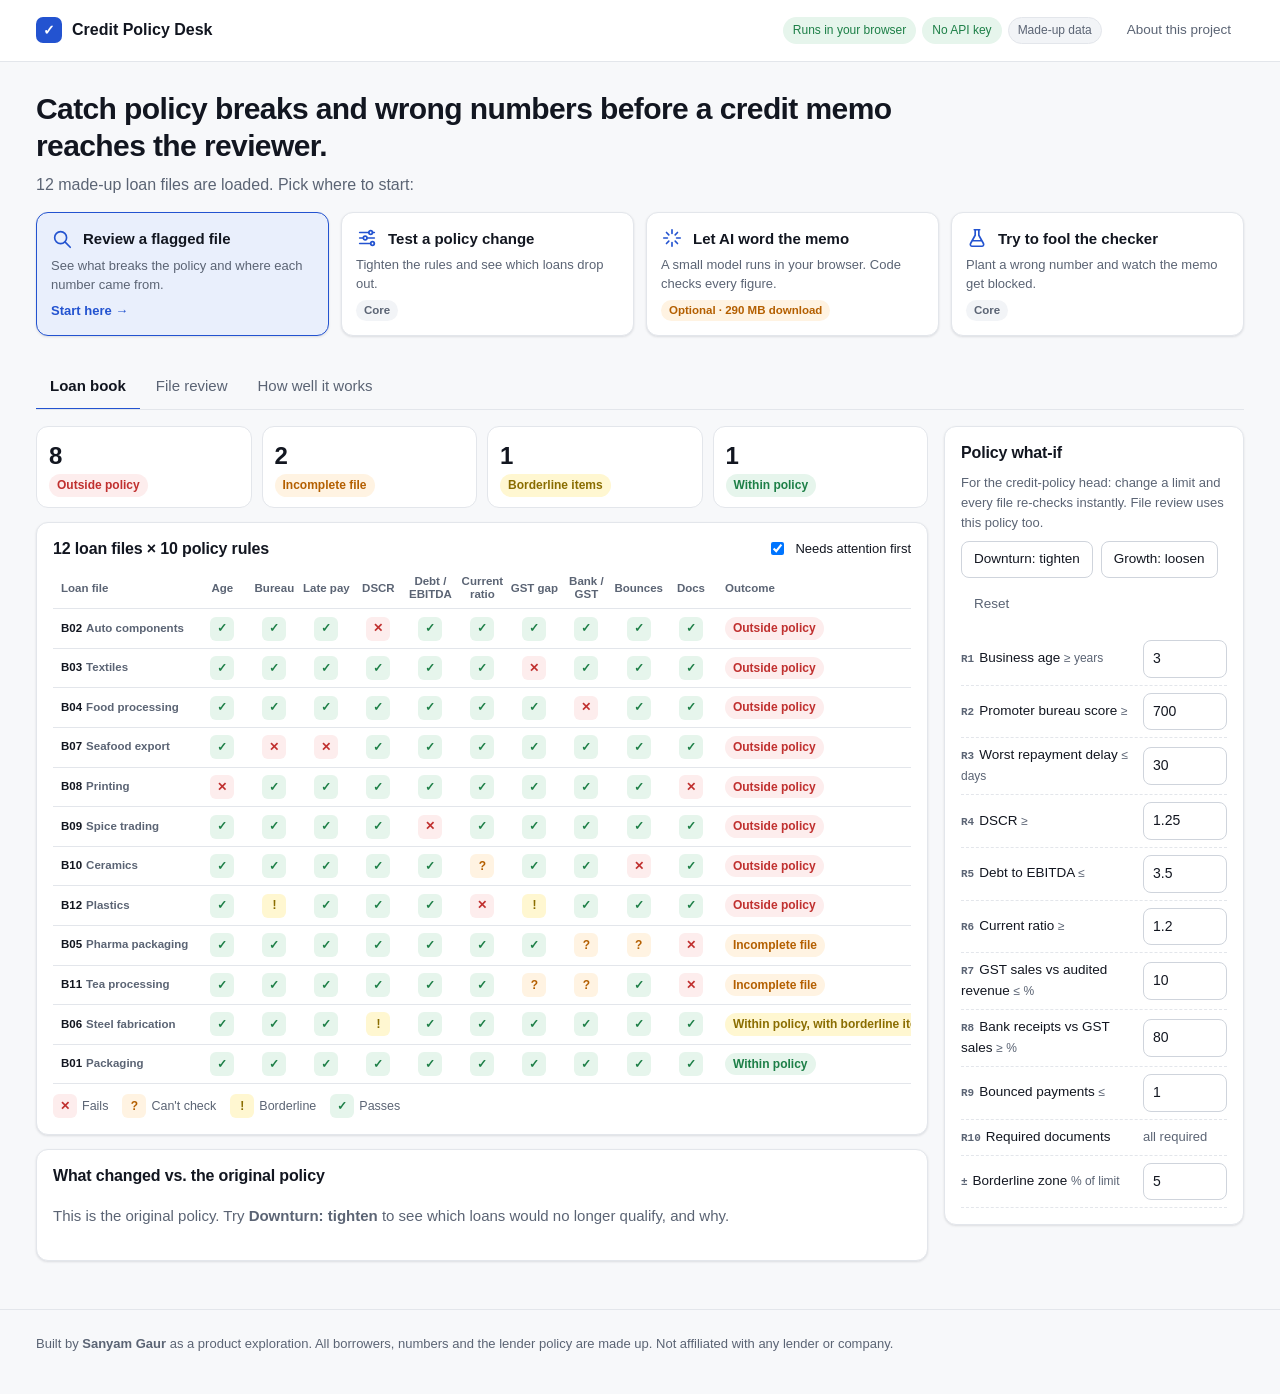
<file: docs/index.html>
<!doctype html>
<html lang="en">
<head>
<meta charset="utf-8">
<meta name="viewport" content="width=device-width, initial-scale=1">
<title>Credit Policy Desk</title>
<meta name="description" content="Checks loan files against a lender's own credit policy. Code decides, AI rewords the memo, code checks every figure. Runs entirely in your browser.">
<style>
/* ---------- Tokens ---------- */
:root {
  --bg: #f7f8fa; --surface: #ffffff; --surface-2: #f2f4f7; --border: #e3e6eb; --border-strong: #cfd4dc;
  --text: #121620; --muted: #5b6474; --accent: #2353d0; --accent-soft: #e9effc; --on-accent: #ffffff;
  --fail: #c0302f; --fail-soft: #fdeded; --cant: #b45f00; --cant-soft: #fff3e2;
  --border-s: #8a6d00; --border-soft: #fff7d1; --pass: #1d7f47; --pass-soft: #e6f5ec;
  --shadow: 0 1px 2px rgba(16, 24, 40, .05), 0 1px 3px rgba(16, 24, 40, .07);
  --radius: 12px; --radius-sm: 8px;
  --ease: cubic-bezier(.2, .7, .2, 1);
  color-scheme: light;
}
@media (prefers-color-scheme: dark) {
  :root:not([data-theme="light"]) {
    --bg: #0e1014; --surface: #161920; --surface-2: #1d2129; --border: #282d37; --border-strong: #353b47;
    --text: #e9ebf0; --muted: #9aa3b3; --accent: #7ea4ff; --accent-soft: #1b2540; --on-accent: #0b1020;
    --fail: #ff8080; --fail-soft: #391d20; --cant: #ffb65c; --cant-soft: #382814;
    --border-s: #efd36a; --border-soft: #332e14; --pass: #63d49a; --pass-soft: #132d20;
    --shadow: none; color-scheme: dark;
  }
}
:root[data-theme="dark"] {
  --bg: #0e1014; --surface: #161920; --surface-2: #1d2129; --border: #282d37; --border-strong: #353b47;
  --text: #e9ebf0; --muted: #9aa3b3; --accent: #7ea4ff; --accent-soft: #1b2540; --on-accent: #0b1020;
  --fail: #ff8080; --fail-soft: #391d20; --cant: #ffb65c; --cant-soft: #382814;
  --border-s: #efd36a; --border-soft: #332e14; --pass: #63d49a; --pass-soft: #132d20;
  --shadow: none; color-scheme: dark;
}

/* ---------- Base ---------- */
* { box-sizing: border-box; }
body {
  margin: 0; background: var(--bg); color: var(--text);
  font: 15px/1.55 -apple-system, BlinkMacSystemFont, "Segoe UI", Inter, Roboto, sans-serif;
  -webkit-font-smoothing: antialiased;
}
a { color: var(--accent); text-underline-offset: 2px; }
h1, h2, h3 { line-height: 1.25; margin: 0; letter-spacing: -.01em; }
h2 { font-size: 16px; font-weight: 650; }
h3 { font-size: 14px; font-weight: 650; }
p { margin: 8px 0; }
.muted { color: var(--muted); }
.small { font-size: 13px; }
code { font: .85em ui-monospace, SFMono-Regular, Menlo, monospace; background: var(--surface-2);
  padding: 1px 5px; border-radius: 4px; }
.wrap { max-width: 1240px; margin: 0 auto; padding: 0 16px; }
:focus-visible { outline: 2px solid var(--accent); outline-offset: 2px; border-radius: 4px; }
.skip { position: absolute; left: -999px; top: 8px; background: var(--accent); color: var(--on-accent);
  padding: 8px 12px; border-radius: var(--radius-sm); z-index: 10; }
.skip:focus { left: 16px; }

/* ---------- Header & hero ---------- */
header.top { background: var(--surface); border-bottom: 1px solid var(--border); }
.top-inner { display: flex; align-items: center; gap: 12px; padding: 12px 16px; flex-wrap: wrap; }
.brand { display: flex; align-items: center; gap: 10px; font-weight: 650; font-size: 16px; }
.mark { width: 26px; height: 26px; border-radius: 7px; background: var(--accent); color: var(--on-accent);
  display: grid; place-items: center; font-size: 14px; }
.pills { display: flex; gap: 6px; flex-wrap: wrap; margin-left: auto; }
.pill { font-size: 12px; padding: 3px 9px; border-radius: 999px; background: var(--surface-2);
  color: var(--muted); border: 1px solid var(--border); white-space: nowrap; }
.pill.good { background: var(--pass-soft); color: var(--pass); border-color: transparent; }

.hero { padding: 28px 0 4px; }
.hero h1 { font-size: clamp(22px, 3.2vw, 30px); max-width: 880px; letter-spacing: -.02em; }
.hero > p { color: var(--muted); max-width: 760px; font-size: 16px; }
/* Feature cards: every capability visible on the first screen, each one a real entry point */
.features { display: grid; grid-template-columns: repeat(4, minmax(0, 1fr)); gap: 12px; margin-top: 14px; }
@media (max-width: 960px) { .features { grid-template-columns: repeat(2, minmax(0, 1fr)); } }
@media (max-width: 520px) { .features { grid-template-columns: minmax(0, 1fr); } }
.feature { display: grid; grid-template-columns: auto 1fr; grid-template-areas: "icon title" "desc desc" "tag tag";
  gap: 6px 10px; align-items: center; text-align: left; font: inherit; color: var(--text); cursor: pointer;
  padding: 14px; border-radius: var(--radius); border: 1px solid var(--border); background: var(--surface); box-shadow: var(--shadow);
  transition: border-color .15s var(--ease), transform .15s var(--ease), box-shadow .15s var(--ease); }
.feature:hover { border-color: var(--accent); transform: translateY(-1px); }
.feature.primary { border-color: var(--accent); background: var(--accent-soft); }
.f-icon { grid-area: icon; width: 22px; height: 22px; fill: none; stroke: var(--accent); stroke-width: 1.8; stroke-linecap: round; stroke-linejoin: round; }
.f-title { grid-area: title; font-weight: 650; font-size: 15px; }
.f-desc { grid-area: desc; color: var(--muted); font-size: 13px; line-height: 1.45; }
.f-go { grid-area: tag; color: var(--accent); font-weight: 600; font-size: 13px; }
.f-tag { grid-area: tag; justify-self: start; font-size: 11.5px; font-weight: 600; padding: 2px 8px; border-radius: 999px;
  background: var(--surface-2); color: var(--muted); }
.f-tag.optional { background: var(--cant-soft); color: var(--cant); }
.f-tag.ready { background: var(--pass-soft); color: var(--pass); }
.f-tag.off { background: var(--fail-soft); color: var(--fail); }

/* A brief highlight on the control a feature card sent you to */
.spotlight { animation: spot 1.6s var(--ease); }
@keyframes spot { 0%, 60% { box-shadow: 0 0 0 4px var(--accent); } 100% { box-shadow: 0 0 0 0 transparent; } }

/* ---------- Buttons & inputs ---------- */
.btns { display: flex; gap: 8px; flex-wrap: wrap; }
.btns.tight { gap: 4px; }
.btn { font: inherit; font-size: 13.5px; padding: 7px 12px; border-radius: var(--radius-sm); cursor: pointer;
  border: 1px solid var(--border-strong); background: var(--surface); color: var(--text);
  transition: background .15s var(--ease), border-color .15s var(--ease), transform .1s var(--ease); }
.btn:hover { background: var(--surface-2); }
.btn:active { transform: translateY(1px); }
.btn.primary { background: var(--accent); color: var(--on-accent); border-color: var(--accent); font-weight: 600; }
.btn.primary:hover { filter: brightness(1.07); }
.btn.ghost { border-color: transparent; background: transparent; color: var(--muted); }
.btn.ghost:hover { background: var(--surface-2); color: var(--text); }
.btn.lg { font-size: 15px; padding: 10px 16px; }
.btn.small { font-size: 12.5px; padding: 4px 9px; }
.btn.icon { padding: 6px 10px; min-width: 36px; }
.btn:disabled { opacity: .45; cursor: not-allowed; transform: none; }
.btn[aria-pressed="true"] { background: var(--fail-soft); color: var(--fail); border-color: transparent; }
input[type=number], input[type=text], select, textarea {
  font: inherit; font-size: 14px; padding: 7px 9px; border-radius: var(--radius-sm); width: 100%;
  border: 1px solid var(--border-strong); background: var(--surface); color: var(--text); }
input[type=number] { font-variant-numeric: tabular-nums; }
.row { display: flex; gap: 8px; align-items: center; flex-wrap: wrap; }
.toggle { display: inline-flex; gap: 8px; align-items: center; cursor: pointer; }

/* ---------- Tabs ---------- */
.tabs { display: flex; gap: 2px; margin: 24px 0 16px; border-bottom: 1px solid var(--border); overflow-x: auto; }
.tabs button { background: none; border: 0; padding: 10px 14px; font: inherit; color: var(--muted); cursor: pointer;
  border-bottom: 2px solid transparent; white-space: nowrap; margin-bottom: -1px; }
.tabs button:hover { color: var(--text); }
.tabs button[aria-selected="true"] { color: var(--text); border-bottom-color: var(--accent); font-weight: 600; }
section.panel { display: none; padding-bottom: 48px; }
section.panel.active { display: block; animation: fade .18s var(--ease); }
@keyframes fade { from { opacity: 0; transform: translateY(2px); } to { opacity: 1; transform: none; } }

/* ---------- Cards & layout ---------- */
.card { background: var(--surface); border: 1px solid var(--border); border-radius: var(--radius);
  box-shadow: var(--shadow); padding: 16px; }
.card + .card { margin-top: 14px; }
.card h2 { margin-bottom: 10px; }
.card-head { display: flex; justify-content: space-between; align-items: center; gap: 10px; flex-wrap: wrap; margin-bottom: 10px; }
.card-head h2 { margin: 0; }
.section-head { display: flex; justify-content: space-between; align-items: center; gap: 10px; flex-wrap: wrap; margin: 26px 0 10px;
  scroll-margin-top: 84px; }  /* so the sticky step tracker never covers a heading you jumped to */
html { scroll-behavior: smooth; }
/* minmax(0, …) lets wide tables scroll inside their card instead of pushing the page sideways */
.grid-2 { display: grid; grid-template-columns: minmax(0, 1fr) 300px; gap: 16px; align-items: start; }
.grid-memo { display: grid; grid-template-columns: minmax(0, 1.5fr) minmax(0, 1fr); gap: 16px; align-items: start; }
.grid-memo > .card + .card { margin-top: 0; }
@media (max-width: 960px) { .grid-2, .grid-memo { grid-template-columns: minmax(0, 1fr); } }
.policy { position: sticky; top: 12px; }
@media (max-width: 960px) { .policy { position: static; } }

/* ---------- Policy panel ---------- */
.rule-row { display: grid; grid-template-columns: 1fr 84px; gap: 8px; align-items: center;
  padding: 7px 0; border-bottom: 1px dashed var(--border); }
#policy-rows { margin-top: 10px; }
.rule-row label { font-size: 13.5px; }
.rule-row .op { color: var(--muted); font-size: 12px; }
.rule-row.changed label::after { content: "edited"; margin-left: 6px; font-size: 11px; color: var(--accent);
  background: var(--accent-soft); padding: 1px 6px; border-radius: 999px; }
.rid { font: 600 11px ui-monospace, Menlo, monospace; color: var(--muted); margin-right: 5px; }

/* ---------- Summary chips ---------- */
.chips { display: grid; grid-template-columns: repeat(4, 1fr); gap: 10px; margin-bottom: 14px; }
@media (max-width: 700px) { .chips { grid-template-columns: repeat(2, 1fr); } }
.chip { border-radius: var(--radius); padding: 10px 12px; border: 1px solid var(--border); background: var(--surface); }
.chip .n { font-size: 24px; font-weight: 650; font-variant-numeric: tabular-nums; }
.chip .l { font-size: 12.5px; color: var(--muted); }
.chip .d { font-size: 12px; font-weight: 600; margin-left: 6px; }
.chip .d.up { color: var(--fail); } .chip .d.down { color: var(--pass); }

/* ---------- Tables & status ---------- */
.table-wrap { overflow-x: auto; }
table { border-collapse: collapse; width: 100%; font-size: 13.5px; }
th, td { padding: 8px; text-align: left; border-bottom: 1px solid var(--border); vertical-align: middle; }
th { font-size: 11.5px; color: var(--muted); font-weight: 600; }
table.port th.c { text-align: center; padding: 6px 2px; line-height: 1.2; white-space: normal; min-width: 52px; }
table.port td.c { text-align: center; padding: 6px 2px; }
table.port tbody tr { transition: background .12s var(--ease); }
table.port tbody tr:hover { background: var(--surface-2); }
table.port tr.moved { background: var(--accent-soft); }
.file-link { background: none; border: 0; padding: 2px 0; font: inherit; color: var(--text); cursor: pointer; text-align: left; white-space: nowrap; }
.file-link b { margin-right: 4px; }
.file-link:hover b { color: var(--accent); text-decoration: underline; }
.cell { display: inline-grid; place-items: center; width: 24px; height: 24px; border-radius: 6px;
  font-size: 12px; font-weight: 700; font-style: normal; }
.s-FAIL { background: var(--fail-soft); color: var(--fail); }
.s-CANT_CHECK { background: var(--cant-soft); color: var(--cant); }
.s-BORDERLINE { background: var(--border-soft); color: var(--border-s); }
.s-PASS { background: var(--pass-soft); color: var(--pass); }
.badge { display: inline-block; font-size: 12px; font-weight: 600; padding: 2px 8px; border-radius: 999px; white-space: nowrap; }
.o-OUTSIDE_POLICY { background: var(--fail-soft); color: var(--fail); }
.o-INCOMPLETE { background: var(--cant-soft); color: var(--cant); }
.o-WITHIN_POLICY_REVIEW { background: var(--border-soft); color: var(--border-s); }
.o-WITHIN_POLICY { background: var(--pass-soft); color: var(--pass); }
.was { display: block; font-size: 11.5px; color: var(--muted); margin-top: 2px; }
.legend { display: flex; gap: 14px; flex-wrap: wrap; font-size: 12.5px; color: var(--muted); margin-top: 10px; }
.legend span { display: inline-flex; align-items: center; gap: 5px; }
.changes { padding-left: 18px; margin: 0; }
.changes li { margin: 6px 0; font-size: 14px; }

/* ---------- File review ---------- */
.file-bar .row { flex-wrap: nowrap; }
.file-bar .row select { flex: 1 1 0; min-width: 0; width: 100%; text-overflow: ellipsis; }  /* long file names shrink, never widen the page */
.file-meta { margin-top: 12px; display: flex; justify-content: space-between; gap: 12px; flex-wrap: wrap; align-items: flex-start; }
.file-meta h2 { font-size: 20px; }
.counts { display: flex; gap: 6px; flex-wrap: wrap; align-items: center; }
.spoiler { margin-top: 10px; }
.spoiler summary { cursor: pointer; color: var(--muted); font-size: 13px; }
details.rule { border: 1px solid var(--border); border-radius: var(--radius); background: var(--surface);
  margin-top: 8px; box-shadow: var(--shadow); }
details.rule > summary { list-style: none; cursor: pointer; padding: 12px 14px; display: flex; gap: 10px;
  align-items: center; flex-wrap: wrap; border-radius: var(--radius); }
details.rule > summary::-webkit-details-marker { display: none; }
details.rule > summary::after { content: "▾"; margin-left: auto; color: var(--muted); transition: transform .15s var(--ease); }
details.rule:not([open]) > summary::after { transform: rotate(-90deg); }
details.rule > summary .title { font-weight: 600; }
details.rule > summary .val { color: var(--muted); font-size: 13.5px; }
details.rule .body { padding: 2px 14px 14px; border-top: 1px solid var(--border); }
.decided { font-size: 12px; color: var(--pass); font-weight: 600; }
.warn { background: var(--cant-soft); color: var(--cant); padding: 8px 10px; border-radius: var(--radius-sm); margin: 10px 0; font-size: 13.5px; }
.err { background: var(--fail-soft); color: var(--fail); padding: 8px 10px; border-radius: var(--radius-sm); margin-top: 8px; font-size: 13.5px; }
.ok { background: var(--pass-soft); color: var(--pass); padding: 8px 10px; border-radius: var(--radius-sm); font-size: 13.5px; margin-top: 8px; }
.decide { display: grid; grid-template-columns: 240px 1fr; gap: 10px; margin-top: 12px; }
@media (max-width: 700px) { .decide { grid-template-columns: 1fr; } }
.decide label { font-size: 12px; color: var(--muted); display: block; margin-bottom: 3px; }
.note { background: var(--accent-soft); padding: 8px 12px; border-radius: var(--radius-sm); font-size: 13.5px; margin-bottom: 12px; }
.passing-head { margin: 16px 0 0; font-size: 13px; color: var(--muted); }

/* ---------- Memo ---------- */
.seg { display: inline-flex; border: 1px solid var(--border-strong); border-radius: var(--radius-sm); overflow: hidden; }
.seg button { font: inherit; font-size: 13px; padding: 6px 12px; border: 0; background: var(--surface); color: var(--muted); cursor: pointer; }
.seg button + button { border-left: 1px solid var(--border-strong); }
.seg button[aria-pressed="true"] { background: var(--accent); color: var(--on-accent); }
.ai-box { margin-bottom: 14px; }
.provenance { font-size: 12.5px; color: var(--muted); }
.provenance b { color: var(--text); font-weight: 600; }
.memo h4 { font-size: 12px; margin: 14px 0 4px; color: var(--muted); text-transform: uppercase; letter-spacing: .05em; }
.memo h4:first-child { margin-top: 0; }
.memo p { margin: 4px 0; }
.memo-editor { min-height: 360px; font: 13px/1.5 ui-monospace, Menlo, monospace; resize: vertical; }
.tag { font: 600 10.5px ui-monospace, Menlo, monospace; background: var(--surface-2); color: var(--muted);
  border: 1px solid var(--border); padding: 0 4px; border-radius: 4px; vertical-align: 1px; }
mark.bad { background: var(--fail-soft); color: var(--fail); font-weight: 700; padding: 0 2px; border-radius: 3px; }
.checks h3 { margin-bottom: 6px; }
.checks #plant { margin-top: 10px; }
.check-line { display: flex; gap: 8px; margin: 8px 0; font-size: 14px; }
.check-line .ic { width: 20px; flex: none; }
.progress { height: 6px; background: var(--surface-2); border-radius: 999px; overflow: hidden; margin-top: 10px; }
.progress > div { height: 100%; width: 0; background: var(--accent); transition: width .2s var(--ease); }
.cursor::after { content: "▍"; animation: blink 1s steps(2) infinite; color: var(--accent); }
@keyframes blink { 50% { opacity: 0; } }
.empty { color: var(--muted); padding: 8px 0; }

/* ---------- Step tracker (file review) ---------- */
.stepper { position: sticky; top: 0; z-index: 5; display: grid; grid-template-columns: repeat(3, minmax(0, 1fr)); gap: 8px;
  margin: 14px 0 0; padding: 8px 0; background: var(--bg); }
.step-link { display: flex; gap: 10px; align-items: center; padding: 8px 12px; border-radius: var(--radius-sm);
  border: 1px solid var(--border); background: var(--surface); color: var(--text); text-decoration: none; min-width: 0; }
.step-link:hover { border-color: var(--accent); }
.step-link .num { flex: none; width: 24px; height: 24px; border-radius: 50%; display: grid; place-items: center;
  font-size: 12px; font-weight: 700; background: var(--surface-2); color: var(--muted); }
.step-link b { display: block; font-size: 13.5px; }
.step-link small { display: block; font-size: 12px; color: var(--muted); white-space: nowrap; overflow: hidden; text-overflow: ellipsis; }
.step-link.done .num { background: var(--pass); color: var(--surface); }
.step-link.done .num::before { content: "✓"; }
.step-link.done .num { font-size: 0; } .step-link.done .num::before { font-size: 12px; }
.step-link.attn .num { background: var(--fail); color: var(--surface); }
.step-link > span:last-child { min-width: 0; }
.step-link b { white-space: nowrap; overflow: hidden; text-overflow: ellipsis; }
/* Small phones: number + title only; the status is still in each section below */
@media (max-width: 600px) { .step-link { padding: 6px 8px; gap: 6px; } .step-link b { font-size: 12px; } .step-link small { display: none; } }

/* ---------- Rule cards: plain question + meter ---------- */
.q { display: block; font-size: 12.5px; color: var(--muted); font-weight: 400; }
.rule-main { display: flex; flex-direction: column; min-width: 0; flex: 1 1 200px; }
.meter { position: relative; display: inline-block; width: 120px; height: 8px; border-radius: 999px; background: var(--fail-soft); flex: none; }
.meter .zone { position: absolute; top: 0; bottom: 0; background: var(--pass-soft); border-radius: 999px; }
.meter .limit { position: absolute; top: -4px; bottom: -4px; width: 2px; margin-left: -1px; background: var(--muted); }
.meter .dot { position: absolute; top: 50%; width: 12px; height: 12px; border-radius: 50%; transform: translate(-50%, -50%);
  border: 2px solid var(--surface); }
.meter .dot.s-FAIL { background: var(--fail); } .meter .dot.s-PASS { background: var(--pass); }
.meter .dot.s-BORDERLINE { background: var(--border-s); } .meter .dot.s-CANT_CHECK { background: var(--cant); }
.evidence { margin-top: 10px; }
.evidence > summary { cursor: pointer; font-size: 13px; color: var(--accent); }
details.passing { margin-top: 12px; }
details.passing > summary { cursor: pointer; padding: 10px 14px; border-radius: var(--radius); border: 1px dashed var(--border-strong);
  color: var(--muted); font-size: 13.5px; list-style: none; }
details.passing > summary::-webkit-details-marker { display: none; }

/* ---------- Memo pipeline ---------- */
.pipeline { list-style: none; display: grid; grid-template-columns: repeat(3, minmax(0, 1fr)); gap: 0; padding: 0; margin: 0 0 12px; counter-reset: p; }
.pipeline li { counter-increment: p; position: relative; padding: 8px 12px 8px 34px; font-size: 13px; border: 1px solid var(--border);
  background: var(--surface); }
.pipeline li:first-child { border-radius: var(--radius-sm) 0 0 var(--radius-sm); }
.pipeline li:last-child { border-radius: 0 var(--radius-sm) var(--radius-sm) 0; }
.pipeline li + li { border-left: 0; }
.pipeline li::before { content: counter(p); position: absolute; left: 10px; top: 9px; width: 18px; height: 18px; border-radius: 50%;
  display: grid; place-items: center; font-size: 11px; font-weight: 700; background: var(--surface-2); color: var(--muted); }
.pipeline li b { display: block; font-weight: 600; }
.pipeline li small { display: block; color: var(--muted); font-size: 12px; }
.pipeline li.on::before { background: var(--accent); color: var(--on-accent); }
.pipeline li.skipped { opacity: .55; }
.pipeline li.good::before { background: var(--pass); color: var(--surface); content: "✓"; }
.pipeline li.bad::before { background: var(--fail); color: var(--surface); content: "✕"; }
@media (max-width: 600px) { .pipeline { grid-template-columns: minmax(0, 1fr); } .pipeline li + li { border-left: 1px solid var(--border); border-top: 0; }
  .pipeline li:first-child, .pipeline li:last-child { border-radius: 0; } }
.seg-tag { font-size: 10.5px; opacity: .75; margin-left: 4px; }

/* ---------- Toast ---------- */
.toast { position: fixed; left: 50%; bottom: 20px; transform: translateX(-50%); z-index: 20; max-width: calc(100vw - 32px);
  padding: 10px 16px; border-radius: 999px; font-size: 14px; font-weight: 500; background: var(--text); color: var(--bg);
  box-shadow: 0 8px 24px rgba(0, 0, 0, .2); animation: rise .2s var(--ease); }
.toast.good::before { content: "✓  "; color: var(--pass); }
.toast.bad::before { content: "✕  "; color: var(--fail); }
@keyframes rise { from { opacity: 0; transform: translate(-50%, 6px); } to { opacity: 1; transform: translate(-50%, 0); } }

/* ---------- About dialog ---------- */
dialog { border: 1px solid var(--border); border-radius: 16px; padding: 0; width: min(720px, calc(100vw - 32px));
  max-height: calc(100vh - 48px); background: var(--surface); color: var(--text); box-shadow: 0 20px 60px rgba(0, 0, 0, .25); }
dialog::backdrop { background: rgba(10, 12, 18, .45); }
.about-head { display: flex; justify-content: space-between; align-items: center; padding: 16px 20px;
  border-bottom: 1px solid var(--border); position: sticky; top: 0; background: var(--surface); }
.about-head h2 { font-size: 18px; }
.about-body { padding: 4px 20px 20px; }
.about-body h3 { margin-top: 18px; }
.about-body ul { padding-left: 18px; margin: 6px 0; }
.about-body li { margin: 4px 0; }

/* ---------- Misc ---------- */
.glossary dt { font-weight: 600; margin-top: 8px; }
.glossary dd { margin: 0 0 4px; color: var(--muted); }
footer { padding: 24px 0 40px; color: var(--muted); font-size: 13px; border-top: 1px solid var(--border); }

@media (prefers-reduced-motion: reduce) {
  *, *::before, *::after { animation: none !important; transition: none !important; scroll-behavior: auto !important; }
}

</style>
</head>
<body>
<a class="skip" href="#main">Skip to content</a>
<header class="top">
  <div class="wrap top-inner">
    <div class="brand"><div class="mark" aria-hidden="true">✓</div>Credit Policy Desk</div>
    <div class="pills">
      <span class="pill good">Runs in your browser</span>
      <span class="pill good">No API key</span>
      <span class="pill">Made-up data</span>
    </div>
    <button class="btn ghost" id="open-about" type="button">About this project</button>
  </div>
</header>

<main class="wrap" id="main">
  <section class="hero" aria-labelledby="hero-title">
    <h1 id="hero-title">Catch policy breaks and wrong numbers before a credit memo reaches the reviewer.</h1>
    <p>12 made-up loan files are loaded. Pick where to start:</p>
    <div class="features">
      <button class="feature primary" type="button" data-go="review">
        <svg class="f-icon" viewBox="0 0 24 24" aria-hidden="true"><circle cx="10.5" cy="10.5" r="6.5"/><path d="M15.5 15.5 21 21"/></svg>
        <span class="f-title">Review a flagged file</span>
        <span class="f-desc">See what breaks the policy and where each number came from.</span>
        <span class="f-go">Start here →</span>
      </button>
      <button class="feature" type="button" data-go="whatif">
        <svg class="f-icon" viewBox="0 0 24 24" aria-hidden="true"><path d="M4 6h10M18 6h2M4 12h4M12 12h8M4 18h12M20 18h0"/><circle cx="16" cy="6" r="2"/><circle cx="10" cy="12" r="2"/><circle cx="18" cy="18" r="2"/></svg>
        <span class="f-title">Test a policy change</span>
        <span class="f-desc">Tighten the rules and see which loans drop out.</span>
        <span class="f-tag">Core</span>
      </button>
      <button class="feature" type="button" data-go="ai">
        <svg class="f-icon" viewBox="0 0 24 24" aria-hidden="true"><path d="M12 3v4M12 17v4M3 12h4M17 12h4M6 6l2.5 2.5M15.5 15.5 18 18M18 6l-2.5 2.5M8.5 15.5 6 18"/></svg>
        <span class="f-title">Let AI word the memo</span>
        <span class="f-desc">A small model runs in your browser. Code checks every figure.</span>
        <span class="f-tag optional" id="ai-feature-status">Optional · 290 MB download</span>
      </button>
      <button class="feature" type="button" data-go="break">
        <svg class="f-icon" viewBox="0 0 24 24" aria-hidden="true"><path d="M9 3h6M10 3v6l-5 9a2 2 0 0 0 1.7 3h10.6a2 2 0 0 0 1.7-3l-5-9V3"/><path d="M7.5 15h9"/></svg>
        <span class="f-title">Try to fool the checker</span>
        <span class="f-desc">Plant a wrong number and watch the memo get blocked.</span>
        <span class="f-tag">Core</span>
      </button>
    </div>
  </section>

  <div class="tabs" role="tablist" aria-label="Sections">
    <button role="tab" id="tab-btn-book" aria-controls="tab-book" data-tab="book" aria-selected="true">Loan book</button>
    <button role="tab" id="tab-btn-review" aria-controls="tab-review" data-tab="review" aria-selected="false" tabindex="-1">File review</button>
    <button role="tab" id="tab-btn-how" aria-controls="tab-how" data-tab="how" aria-selected="false" tabindex="-1">How well it works</button>
  </div>

  <!-- ============ Loan book ============ -->
  <section class="panel active" id="tab-book" role="tabpanel" aria-labelledby="tab-btn-book">
    <div class="grid-2">
      <div>
        <div class="chips" id="chips"></div>
        <div class="card">
          <div class="card-head">
            <h2>12 loan files × 10 policy rules</h2>
            <label class="toggle small"><input type="checkbox" id="sort-attention" checked> Needs attention first</label>
          </div>
          <div class="table-wrap"><table class="port" id="port"></table></div>
          <div class="legend">
            <span><i class="cell s-FAIL" aria-hidden="true">✕</i>Fails</span><span><i class="cell s-CANT_CHECK" aria-hidden="true">?</i>Can't check</span>
            <span><i class="cell s-BORDERLINE" aria-hidden="true">!</i>Borderline</span><span><i class="cell s-PASS" aria-hidden="true">✓</i>Passes</span>
          </div>
        </div>
        <div class="card" id="changes-card">
          <h2>What changed vs. the original policy</h2>
          <div id="changes"></div>
        </div>
      </div>
      <aside class="card policy" aria-labelledby="policy-title">
        <h2 id="policy-title">Policy what-if</h2>
        <p class="muted small">For the credit-policy head: change a limit and every file re-checks instantly. File review uses this policy too.</p>
        <div class="btns">
          <button class="btn" data-preset="tight" type="button">Downturn: tighten</button>
          <button class="btn" data-preset="loose" type="button">Growth: loosen</button>
          <button class="btn ghost" data-preset="reset" type="button">Reset</button>
        </div>
        <div id="policy-rows"></div>
        <div class="rule-row"><label for="margin"><span class="rid">±</span>Borderline zone <span class="op">% of limit</span></label>
          <input type="number" id="margin" min="0" max="25" step="1"></div>
      </aside>
    </div>
  </section>

  <!-- ============ File review ============ -->
  <section class="panel" id="tab-review" role="tabpanel" aria-labelledby="tab-btn-review">
    <div id="policy-note"></div>
    <div class="card file-bar">
      <div class="row">
        <button class="btn icon" id="prev-file" type="button" aria-label="Previous file">←</button>
        <select id="borrower" aria-label="Choose a loan file"></select>
        <button class="btn icon" id="next-file" type="button" aria-label="Next file">→</button>
      </div>
      <div id="file-meta" class="file-meta"></div>
      <details class="spoiler"><summary>What was planted in this file (spoiler)</summary><p id="planted"></p></details>
    </div>

    <nav class="stepper" aria-label="Review steps">
      <a href="#step-checks" class="step-link" id="st-1"><span class="num">1</span><span><b>Check the rules</b><small id="st-1-s"></small></span></a>
      <a href="#step-memo" class="step-link" id="st-2"><span class="num">2</span><span><b>Credit memo</b><small id="st-2-s"></small></span></a>
      <a href="#step-log" class="step-link" id="st-3"><span class="num">3</span><span><b>Audit log</b><small id="st-3-s"></small></span></a>
    </nav>

    <div class="section-head" id="step-checks"><h2>1 · Check the rules <span class="muted small" style="font-weight:400">problems first</span></h2><span class="muted small" id="progress-note"></span></div>
    <div id="queue"></div>

    <div class="section-head" id="step-memo"><h2>2 · Credit memo</h2>
      <div class="seg" role="group" aria-label="Who writes the memo">
        <button data-writer="template" aria-pressed="true" type="button">Code template</button>
        <button data-writer="ai" aria-pressed="false" type="button">On-device AI <span class="seg-tag">optional</span></button>
      </div>
    </div>
    <ol class="pipeline" id="pipeline" aria-label="How this memo is made">
      <li id="pl-1"><b>Code writes the outline</b></li>
      <li id="pl-2"><b>AI rewords it</b><small id="pl-2-s"></small></li>
      <li id="pl-3"><b>Code checks it</b><small id="pl-3-s"></small></li>
    </ol>
    <div class="card ai-box" id="ai-box" hidden>
      <div class="row">
        <select id="model" aria-label="AI model"></select>
        <button class="btn" id="load-model" type="button">1 · Load model</button>
        <button class="btn primary" id="write-ai" type="button" disabled>2 · Write memo</button>
      </div>
      <div class="progress" id="progress" hidden><div></div></div>
      <p class="muted small" id="ai-status" role="status" aria-live="polite"></p>
    </div>
    <div class="grid-memo">
      <div class="card">
        <div class="card-head">
          <span class="provenance" id="provenance"></span>
          <div class="btns tight">
            <button class="btn small" id="edit-memo" type="button">Edit</button>
            <button class="btn small ghost" id="reset-memo" type="button" hidden>Undo edits</button>
          </div>
        </div>
        <div class="memo" id="memo-text"></div>
        <textarea id="memo-editor" class="memo-editor" hidden aria-label="Edit memo text"></textarea>
      </div>
      <div class="card checks">
        <h3>Checks on this memo <small class="muted">(code, not AI)</small></h3>
        <div id="memo-checks" role="status" aria-live="polite"></div>
        <button class="btn small ghost" id="plant" type="button" aria-pressed="false">Test the checker: plant a wrong number</button>
      </div>
    </div>

    <div class="section-head" id="step-log"><h2>3 · Audit log</h2><span class="muted small">Saved in this browser</span></div>
    <div class="card"><div id="audit"></div></div>
  </section>

  <!-- ============ How well it works ============ -->
  <section class="panel" id="tab-how" role="tabpanel" aria-labelledby="tab-btn-how">
    <div class="grid-memo">
      <div>
        <div class="card">
          <h2>Rule engine vs. answers written by hand</h2>
          <div id="eval-rules"></div>
        </div>
        <div class="card">
          <h2>AI memo test (runs on this device)</h2>
          <p>Code writes an outline of each memo and decides what goes where. The on-device model only rewords it in plainer
            English; it never types a number. Code fills the figures back in and checks the result. A blocked draft gets up to
            3 tries. This test runs all 12 files and reports what happened.</p>
          <div class="row"><button class="btn primary" id="run-ai-test" type="button">Run AI test on 12 files</button>
            <span class="muted small" id="ai-test-status" role="status" aria-live="polite"></span></div>
          <div id="ai-test"></div>
        </div>
      </div>
      <div>
        <div class="card">
          <h2>Tested in the code</h2>
          <p>The repository has automated tests that run the same checks in Python and JavaScript, including 11 "attack" memos
            written to fool the checker (a rounded number hiding a failure, the right number with the wrong meaning, a memo
            recommending approval for a loan outside policy). Run them with <code>python3 tests/run_tests.py</code>.</p>
          <p><a href="https://github.com/sanyamgaur/credit-policy-desk" target="_blank" rel="noopener">View the code on GitHub ↗</a></p>
        </div>
        <div class="card">
          <h2>Why the AI runs in the browser</h2>
          <p>Borrower files hold bank statements and tax data. The model downloads once and runs on this device through
            WebGPU, so no file leaves the laptop and no API key is needed. Code, not the model, decides every result, so a small
            model is enough.</p>
          <p class="muted small">Needs a browser with WebGPU (recent Chrome or Edge on a desktop). Everything else works in any browser.</p>
        </div>
        <div class="card">
          <h2>Terms used here</h2>
          <dl class="glossary" id="glossary"></dl>
        </div>
      </div>
    </div>
  </section>
</main>

<dialog id="about" aria-labelledby="about-title">
  <form method="dialog" class="about-head"><h2 id="about-title">About this project</h2><button class="btn icon" aria-label="Close">✕</button></form>
  <div class="about-body">
    <h3>The problem</h3>
    <p>AI can draft a credit memo in minutes, but a lender's reviewer still asks two things: does this loan break our own
      policy, and can I trust the numbers? General AI models are known to make confident mistakes with figures from
      financial documents, so reviewers end up re-checking everything.</p>
    <h3>Who it's for</h3>
    <p><b>Credit reviewers</b> deciding one loan file at a time, and <b>credit-policy heads</b> deciding what the rules should be.</p>
    <h3>Key product decisions</h3>
    <ul>
      <li><b>Code decides, AI only rewords.</b> Every pass or fail comes from code, so the same file always gets the same answer and every result traces to a document page.</li>
      <li><b>Problems first.</b> Reviewers see failures and missing documents before anything that passes.</li>
      <li><b>The AI never types a number.</b> Code writes the outline with placeholders, the model rewords it, and code fills the figures back in, then checks figures, meaning and the outcome.</li>
      <li><b>Overrides need a reason.</b> Approving a broken rule is recorded only with a written reason, in a saved audit log.</li>
      <li><b>On-device AI.</b> Borrower data never leaves the laptop; no API key or server.</li>
    </ul>
    <h3>What I learned by testing</h3>
    <p>I tried to break my own checker and found 5 ways, including a rounded number hiding a failure and the right number
      with the wrong meaning. That led to the placeholder design. A 0.5B model also ignored the memo format when asked to
      write from raw facts, which is why the AI now only rewords a code-written outline.</p>
    <h3>Honest limits</h3>
    <ul>
      <li>All 12 borrowers and the policy are made up and simplified (for example, DSCR uses EBITDA).</li>
      <li>It starts from clean, structured data. Reading figures from real PDFs, the hardest part, is not built.</li>
      <li>The meaning check uses word lists, so unusual phrasing can slip past it.</li>
      <li>No real users have tested it yet.</li>
    </ul>
    <h3>Next steps</h3>
    <p>Talk to five credit analysts; read figures from real documents with a confidence score; add a deviation-approval
      matrix (which rule break needs which approver).</p>
    <h3>Built with</h3>
    <p>Plain HTML, CSS and JavaScript (one file, hosted on GitHub Pages), WebLLM + WebGPU for the on-device model, and a
      Python version of the same rule engine with automated tests.</p>
    <!-- Edit this paragraph so it states your own role accurately. -->
    <p class="muted small">Product direction and decisions: Sanyam Gaur. Built with an AI coding assistant.
      <a href="https://github.com/sanyamgaur/credit-policy-desk" target="_blank" rel="noopener">Code on GitHub ↗</a></p>
  </div>
</dialog>

<div class="toast" id="toast" role="status" aria-live="polite" hidden></div>

<footer>
  <div class="wrap">
    Built by <b>Sanyam Gaur</b> as a product exploration. All borrowers, numbers and the lender policy are made up.
    Not affiliated with any lender or company.
  </div>
</footer>

<script>window.__DATA__ = {"policy": {"name": "Sample NBFC policy for small-business term loans (made up for this demo)", "note": "Every rule and number here is invented for a demo. It is not any real lender's policy.", "borderline_margin_pct": 5, "rules": [{"id": "R1", "short": "Business age", "text": "The business must have been operating for at least 3 years.", "metric": "vintage_years", "op": ">=", "threshold": 3, "unit": "years"}, {"id": "R2", "short": "Promoter bureau score", "text": "The promoter's credit bureau score must be at least 700.", "metric": "bureau_score", "op": ">=", "threshold": 700, "unit": ""}, {"id": "R3", "short": "Worst repayment delay", "text": "No loan repayment may have been more than 30 days late in the last 12 months.", "metric": "max_dpd_12m", "op": "<=", "threshold": 30, "unit": "days"}, {"id": "R4", "short": "DSCR", "text": "DSCR (yearly cash profit divided by yearly loan repayments, including the new loan) must be at least 1.25.", "metric": "dscr", "op": ">=", "threshold": 1.25, "unit": "x"}, {"id": "R5", "short": "Debt to EBITDA", "text": "Total debt, including the new loan, must not exceed 3.5 times yearly cash profit (EBITDA).", "metric": "debt_to_ebitda", "op": "<=", "threshold": 3.5, "unit": "x"}, {"id": "R6", "short": "Current ratio", "text": "Current ratio (short-term assets divided by short-term liabilities) must be at least 1.2.", "metric": "current_ratio", "op": ">=", "threshold": 1.2, "unit": "x"}, {"id": "R7", "short": "GST sales vs audited revenue", "text": "Sales reported in GST returns must be within 10% of revenue in the audited financials.", "metric": "gst_vs_revenue_gap_pct", "op": "<=", "threshold": 10, "unit": "%"}, {"id": "R8", "short": "Bank receipts vs GST sales", "text": "Money received in the bank must be at least 80% of GST-reported sales.", "metric": "bank_to_gst_pct", "op": ">=", "threshold": 80, "unit": "%"}, {"id": "R9", "short": "Bounced payments", "text": "No more than 1 bounced cheque or EMI in the last 6 months.", "metric": "bounces_6m", "op": "<=", "threshold": 1, "unit": ""}, {"id": "R10", "short": "Required documents", "text": "All required documents must be present: KYC, bureau report, audited financials for 2 years, 12 months of GST returns and 12 months of bank statements.", "metric": "documents_complete", "op": "==", "threshold": true, "unit": ""}]}, "borrowers": [{"id": "B01", "name": "Borrower A", "industry": "Packaging", "synthetic": true, "planted_problem": "Nothing planted: a clean file.", "application_date": "2026-11-10", "loan_request": {"amount_lakh": 150, "tenure_months": 60, "annual_rate_pct": 14}, "documents": {"kyc": {"present": true, "incorporation_date": "2016-05-12", "pages": {"incorporation_date": 1}}, "bureau": {"present": true, "promoter_score": 742, "max_dpd_12m": 0, "pages": {"promoter_score": 1, "max_dpd_12m": 3}}, "financials_fy26": {"present": true, "revenue": 1200, "ebitda": 180, "existing_annual_debt_service": 60, "existing_debt": 250, "current_assets": 400, "current_liabilities": 280, "pages": {"revenue": 4, "ebitda": 5, "existing_annual_debt_service": 18, "existing_debt": 11, "current_assets": 3, "current_liabilities": 3}}, "financials_fy25": {"present": true, "revenue": 1080, "ebitda": 160, "pages": {"revenue": 4, "ebitda": 5}}, "gst_fy26": {"present": true, "months_filed": 12, "turnover": 1180, "pages": {"turnover": 1, "months_filed": 1}}, "bank_fy26": {"present": true, "months": 12, "total_credits": 1050, "bounces_6m": 0, "pages": {"total_credits": 2, "bounces_6m": 9}}}, "expected": {"R1": "PASS", "R2": "PASS", "R3": "PASS", "R4": "PASS", "R5": "PASS", "R6": "PASS", "R7": "PASS", "R8": "PASS", "R9": "PASS", "R10": "PASS"}}, {"id": "B02", "name": "Borrower B", "industry": "Auto components", "synthetic": true, "planted_problem": "Profit too low to cover repayments.", "application_date": "2026-11-10", "loan_request": {"amount_lakh": 150, "tenure_months": 60, "annual_rate_pct": 14}, "documents": {"kyc": {"present": true, "incorporation_date": "2016-05-12", "pages": {"incorporation_date": 1}}, "bureau": {"present": true, "promoter_score": 742, "max_dpd_12m": 0, "pages": {"promoter_score": 1, "max_dpd_12m": 3}}, "financials_fy26": {"present": true, "revenue": 1200, "ebitda": 120, "existing_annual_debt_service": 70, "existing_debt": 200, "current_assets": 400, "current_liabilities": 280, "pages": {"revenue": 4, "ebitda": 5, "existing_annual_debt_service": 18, "existing_debt": 11, "current_assets": 3, "current_liabilities": 3}}, "financials_fy25": {"present": true, "revenue": 1080, "ebitda": 160, "pages": {"revenue": 4, "ebitda": 5}}, "gst_fy26": {"present": true, "months_filed": 12, "turnover": 1180, "pages": {"turnover": 1, "months_filed": 1}}, "bank_fy26": {"present": true, "months": 12, "total_credits": 1050, "bounces_6m": 0, "pages": {"total_credits": 2, "bounces_6m": 9}}}, "expected": {"R1": "PASS", "R2": "PASS", "R3": "PASS", "R4": "FAIL", "R5": "PASS", "R6": "PASS", "R7": "PASS", "R8": "PASS", "R9": "PASS", "R10": "PASS"}}, {"id": "B03", "name": "Borrower C", "industry": "Textiles", "synthetic": true, "planted_problem": "Audited revenue is much higher than GST sales.", "application_date": "2026-11-10", "loan_request": {"amount_lakh": 150, "tenure_months": 60, "annual_rate_pct": 14}, "documents": {"kyc": {"present": true, "incorporation_date": "2016-05-12", "pages": {"incorporation_date": 1}}, "bureau": {"present": true, "promoter_score": 742, "max_dpd_12m": 0, "pages": {"promoter_score": 1, "max_dpd_12m": 3}}, "financials_fy26": {"present": true, "revenue": 1500, "ebitda": 180, "existing_annual_debt_service": 60, "existing_debt": 250, "current_assets": 400, "current_liabilities": 280, "pages": {"revenue": 4, "ebitda": 5, "existing_annual_debt_service": 18, "existing_debt": 11, "current_assets": 3, "current_liabilities": 3}}, "financials_fy25": {"present": true, "revenue": 1080, "ebitda": 160, "pages": {"revenue": 4, "ebitda": 5}}, "gst_fy26": {"present": true, "months_filed": 12, "turnover": 1180, "pages": {"turnover": 1, "months_filed": 1}}, "bank_fy26": {"present": true, "months": 12, "total_credits": 1050, "bounces_6m": 0, "pages": {"total_credits": 2, "bounces_6m": 9}}}, "expected": {"R1": "PASS", "R2": "PASS", "R3": "PASS", "R4": "PASS", "R5": "PASS", "R6": "PASS", "R7": "FAIL", "R8": "PASS", "R9": "PASS", "R10": "PASS"}}, {"id": "B04", "name": "Borrower D", "industry": "Food processing", "synthetic": true, "planted_problem": "Bank receipts far below GST sales.", "application_date": "2026-11-10", "loan_request": {"amount_lakh": 150, "tenure_months": 60, "annual_rate_pct": 14}, "documents": {"kyc": {"present": true, "incorporation_date": "2016-05-12", "pages": {"incorporation_date": 1}}, "bureau": {"present": true, "promoter_score": 742, "max_dpd_12m": 0, "pages": {"promoter_score": 1, "max_dpd_12m": 3}}, "financials_fy26": {"present": true, "revenue": 1200, "ebitda": 180, "existing_annual_debt_service": 60, "existing_debt": 250, "current_assets": 400, "current_liabilities": 280, "pages": {"revenue": 4, "ebitda": 5, "existing_annual_debt_service": 18, "existing_debt": 11, "current_assets": 3, "current_liabilities": 3}}, "financials_fy25": {"present": true, "revenue": 1080, "ebitda": 160, "pages": {"revenue": 4, "ebitda": 5}}, "gst_fy26": {"present": true, "months_filed": 12, "turnover": 1180, "pages": {"turnover": 1, "months_filed": 1}}, "bank_fy26": {"present": true, "months": 12, "total_credits": 650, "bounces_6m": 0, "pages": {"total_credits": 2, "bounces_6m": 9}}}, "expected": {"R1": "PASS", "R2": "PASS", "R3": "PASS", "R4": "PASS", "R5": "PASS", "R6": "PASS", "R7": "PASS", "R8": "FAIL", "R9": "PASS", "R10": "PASS"}}, {"id": "B05", "name": "Borrower E", "industry": "Pharma packaging", "synthetic": true, "planted_problem": "Bank statements not submitted.", "application_date": "2026-11-10", "loan_request": {"amount_lakh": 150, "tenure_months": 60, "annual_rate_pct": 14}, "documents": {"kyc": {"present": true, "incorporation_date": "2016-05-12", "pages": {"incorporation_date": 1}}, "bureau": {"present": true, "promoter_score": 742, "max_dpd_12m": 0, "pages": {"promoter_score": 1, "max_dpd_12m": 3}}, "financials_fy26": {"present": true, "revenue": 1200, "ebitda": 180, "existing_annual_debt_service": 60, "existing_debt": 250, "current_assets": 400, "current_liabilities": 280, "pages": {"revenue": 4, "ebitda": 5, "existing_annual_debt_service": 18, "existing_debt": 11, "current_assets": 3, "current_liabilities": 3}}, "financials_fy25": {"present": true, "revenue": 1080, "ebitda": 160, "pages": {"revenue": 4, "ebitda": 5}}, "gst_fy26": {"present": true, "months_filed": 12, "turnover": 1180, "pages": {"turnover": 1, "months_filed": 1}}, "bank_fy26": {"present": false}}, "expected": {"R1": "PASS", "R2": "PASS", "R3": "PASS", "R4": "PASS", "R5": "PASS", "R6": "PASS", "R7": "PASS", "R8": "CANT_CHECK", "R9": "CANT_CHECK", "R10": "FAIL"}}, {"id": "B06", "name": "Borrower F", "industry": "Steel fabrication", "synthetic": true, "planted_problem": "DSCR just above the minimum.", "application_date": "2026-11-10", "loan_request": {"amount_lakh": 150, "tenure_months": 60, "annual_rate_pct": 14}, "documents": {"kyc": {"present": true, "incorporation_date": "2016-05-12", "pages": {"incorporation_date": 1}}, "bureau": {"present": true, "promoter_score": 742, "max_dpd_12m": 0, "pages": {"promoter_score": 1, "max_dpd_12m": 3}}, "financials_fy26": {"present": true, "revenue": 1200, "ebitda": 135, "existing_annual_debt_service": 62, "existing_debt": 230, "current_assets": 400, "current_liabilities": 280, "pages": {"revenue": 4, "ebitda": 5, "existing_annual_debt_service": 18, "existing_debt": 11, "current_assets": 3, "current_liabilities": 3}}, "financials_fy25": {"present": true, "revenue": 1080, "ebitda": 160, "pages": {"revenue": 4, "ebitda": 5}}, "gst_fy26": {"present": true, "months_filed": 12, "turnover": 1180, "pages": {"turnover": 1, "months_filed": 1}}, "bank_fy26": {"present": true, "months": 12, "total_credits": 1050, "bounces_6m": 0, "pages": {"total_credits": 2, "bounces_6m": 9}}}, "expected": {"R1": "PASS", "R2": "PASS", "R3": "PASS", "R4": "BORDERLINE", "R5": "PASS", "R6": "PASS", "R7": "PASS", "R8": "PASS", "R9": "PASS", "R10": "PASS"}}, {"id": "B07", "name": "Borrower G", "industry": "Seafood export", "synthetic": true, "planted_problem": "Weak credit history.", "application_date": "2026-11-10", "loan_request": {"amount_lakh": 150, "tenure_months": 60, "annual_rate_pct": 14}, "documents": {"kyc": {"present": true, "incorporation_date": "2016-05-12", "pages": {"incorporation_date": 1}}, "bureau": {"present": true, "promoter_score": 655, "max_dpd_12m": 60, "pages": {"promoter_score": 1, "max_dpd_12m": 3}}, "financials_fy26": {"present": true, "revenue": 1200, "ebitda": 180, "existing_annual_debt_service": 60, "existing_debt": 250, "current_assets": 400, "current_liabilities": 280, "pages": {"revenue": 4, "ebitda": 5, "existing_annual_debt_service": 18, "existing_debt": 11, "current_assets": 3, "current_liabilities": 3}}, "financials_fy25": {"present": true, "revenue": 1080, "ebitda": 160, "pages": {"revenue": 4, "ebitda": 5}}, "gst_fy26": {"present": true, "months_filed": 12, "turnover": 1180, "pages": {"turnover": 1, "months_filed": 1}}, "bank_fy26": {"present": true, "months": 12, "total_credits": 1050, "bounces_6m": 0, "pages": {"total_credits": 2, "bounces_6m": 9}}}, "expected": {"R1": "PASS", "R2": "FAIL", "R3": "FAIL", "R4": "PASS", "R5": "PASS", "R6": "PASS", "R7": "PASS", "R8": "PASS", "R9": "PASS", "R10": "PASS"}}, {"id": "B08", "name": "Borrower H", "industry": "Printing", "synthetic": true, "planted_problem": "Young business with only one audited year.", "application_date": "2026-11-10", "loan_request": {"amount_lakh": 60, "tenure_months": 36, "annual_rate_pct": 15}, "documents": {"kyc": {"present": true, "incorporation_date": "2024-08-01", "pages": {"incorporation_date": 1}}, "bureau": {"present": true, "promoter_score": 742, "max_dpd_12m": 0, "pages": {"promoter_score": 1, "max_dpd_12m": 3}}, "financials_fy26": {"present": true, "revenue": 420, "ebitda": 55, "existing_annual_debt_service": 10, "existing_debt": 30, "current_assets": 150, "current_liabilities": 110, "pages": {"revenue": 4, "ebitda": 5, "existing_annual_debt_service": 14, "existing_debt": 9, "current_assets": 3, "current_liabilities": 3}}, "financials_fy25": {"present": false}, "gst_fy26": {"present": true, "months_filed": 12, "turnover": 410, "pages": {"turnover": 1, "months_filed": 1}}, "bank_fy26": {"present": true, "months": 12, "total_credits": 370, "bounces_6m": 0, "pages": {"total_credits": 2, "bounces_6m": 9}}}, "expected": {"R1": "FAIL", "R2": "PASS", "R3": "PASS", "R4": "PASS", "R5": "PASS", "R6": "PASS", "R7": "PASS", "R8": "PASS", "R9": "PASS", "R10": "FAIL"}}, {"id": "B09", "name": "Borrower I", "industry": "Spice trading", "synthetic": true, "planted_problem": "Too much debt.", "application_date": "2026-11-10", "loan_request": {"amount_lakh": 150, "tenure_months": 60, "annual_rate_pct": 14}, "documents": {"kyc": {"present": true, "incorporation_date": "2016-05-12", "pages": {"incorporation_date": 1}}, "bureau": {"present": true, "promoter_score": 742, "max_dpd_12m": 0, "pages": {"promoter_score": 1, "max_dpd_12m": 3}}, "financials_fy26": {"present": true, "revenue": 1200, "ebitda": 180, "existing_annual_debt_service": 80, "existing_debt": 520, "current_assets": 400, "current_liabilities": 280, "pages": {"revenue": 4, "ebitda": 5, "existing_annual_debt_service": 18, "existing_debt": 11, "current_assets": 3, "current_liabilities": 3}}, "financials_fy25": {"present": true, "revenue": 1080, "ebitda": 160, "pages": {"revenue": 4, "ebitda": 5}}, "gst_fy26": {"present": true, "months_filed": 12, "turnover": 1180, "pages": {"turnover": 1, "months_filed": 1}}, "bank_fy26": {"present": true, "months": 12, "total_credits": 1050, "bounces_6m": 0, "pages": {"total_credits": 2, "bounces_6m": 9}}}, "expected": {"R1": "PASS", "R2": "PASS", "R3": "PASS", "R4": "PASS", "R5": "FAIL", "R6": "PASS", "R7": "PASS", "R8": "PASS", "R9": "PASS", "R10": "PASS"}}, {"id": "B10", "name": "Borrower J", "industry": "Ceramics", "synthetic": true, "planted_problem": "Three bounced EMIs, and short-term liabilities unreadable on a scanned page.", "application_date": "2026-11-10", "loan_request": {"amount_lakh": 150, "tenure_months": 60, "annual_rate_pct": 14}, "documents": {"kyc": {"present": true, "incorporation_date": "2016-05-12", "pages": {"incorporation_date": 1}}, "bureau": {"present": true, "promoter_score": 742, "max_dpd_12m": 0, "pages": {"promoter_score": 1, "max_dpd_12m": 3}}, "financials_fy26": {"present": true, "revenue": 1200, "ebitda": 180, "existing_annual_debt_service": 60, "existing_debt": 250, "current_assets": 400, "current_liabilities": null, "pages": {"revenue": 4, "ebitda": 5, "existing_annual_debt_service": 18, "existing_debt": 11, "current_assets": 3, "current_liabilities": 3}}, "financials_fy25": {"present": true, "revenue": 1080, "ebitda": 160, "pages": {"revenue": 4, "ebitda": 5}}, "gst_fy26": {"present": true, "months_filed": 12, "turnover": 1180, "pages": {"turnover": 1, "months_filed": 1}}, "bank_fy26": {"present": true, "months": 12, "total_credits": 1050, "bounces_6m": 3, "pages": {"total_credits": 2, "bounces_6m": 9}}}, "expected": {"R1": "PASS", "R2": "PASS", "R3": "PASS", "R4": "PASS", "R5": "PASS", "R6": "CANT_CHECK", "R7": "PASS", "R8": "PASS", "R9": "FAIL", "R10": "PASS"}}, {"id": "B11", "name": "Borrower K", "industry": "Tea processing", "synthetic": true, "planted_problem": "Only 9 of 12 months of GST returns filed.", "application_date": "2026-11-10", "loan_request": {"amount_lakh": 150, "tenure_months": 60, "annual_rate_pct": 14}, "documents": {"kyc": {"present": true, "incorporation_date": "2016-05-12", "pages": {"incorporation_date": 1}}, "bureau": {"present": true, "promoter_score": 742, "max_dpd_12m": 0, "pages": {"promoter_score": 1, "max_dpd_12m": 3}}, "financials_fy26": {"present": true, "revenue": 1200, "ebitda": 180, "existing_annual_debt_service": 60, "existing_debt": 250, "current_assets": 400, "current_liabilities": 280, "pages": {"revenue": 4, "ebitda": 5, "existing_annual_debt_service": 18, "existing_debt": 11, "current_assets": 3, "current_liabilities": 3}}, "financials_fy25": {"present": true, "revenue": 1080, "ebitda": 160, "pages": {"revenue": 4, "ebitda": 5}}, "gst_fy26": {"present": true, "months_filed": 9, "turnover": 885, "pages": {"turnover": 1, "months_filed": 1}}, "bank_fy26": {"present": true, "months": 12, "total_credits": 1050, "bounces_6m": 0, "pages": {"total_credits": 2, "bounces_6m": 9}}}, "expected": {"R1": "PASS", "R2": "PASS", "R3": "PASS", "R4": "PASS", "R5": "PASS", "R6": "PASS", "R7": "CANT_CHECK", "R8": "CANT_CHECK", "R9": "PASS", "R10": "FAIL"}}, {"id": "B12", "name": "Borrower L", "industry": "Plastics", "synthetic": true, "planted_problem": "Several problems: low current ratio, GST gap near the limit, bureau score near the limit.", "application_date": "2026-11-10", "loan_request": {"amount_lakh": 150, "tenure_months": 60, "annual_rate_pct": 14}, "documents": {"kyc": {"present": true, "incorporation_date": "2016-05-12", "pages": {"incorporation_date": 1}}, "bureau": {"present": true, "promoter_score": 720, "max_dpd_12m": 0, "pages": {"promoter_score": 1, "max_dpd_12m": 3}}, "financials_fy26": {"present": true, "revenue": 1200, "ebitda": 180, "existing_annual_debt_service": 60, "existing_debt": 250, "current_assets": 300, "current_liabilities": 340, "pages": {"revenue": 4, "ebitda": 5, "existing_annual_debt_service": 18, "existing_debt": 11, "current_assets": 3, "current_liabilities": 3}}, "financials_fy25": {"present": true, "revenue": 1080, "ebitda": 160, "pages": {"revenue": 4, "ebitda": 5}}, "gst_fy26": {"present": true, "months_filed": 12, "turnover": 1084.8, "pages": {"turnover": 1, "months_filed": 1}}, "bank_fy26": {"present": true, "months": 12, "total_credits": 1050, "bounces_6m": 0, "pages": {"total_credits": 2, "bounces_6m": 9}}}, "expected": {"R1": "PASS", "R2": "BORDERLINE", "R3": "PASS", "R4": "PASS", "R5": "PASS", "R6": "FAIL", "R7": "BORDERLINE", "R8": "PASS", "R9": "PASS", "R10": "PASS"}}]};</script>
<script>
/* Rule engine + memo checks, in JavaScript (same logic as engine.py and memo.py).
 * Plain code makes every decision here. No AI.
 * Works in the browser (window.CAM) and in Node (module.exports) for testing. */
(function (root) {
  "use strict";

  const STATUS_ORDER = { FAIL: 0, CANT_CHECK: 1, BORDERLINE: 2, PASS: 3 };
  const STATUS_LABEL = { FAIL: "Fails policy", CANT_CHECK: "Can't check", BORDERLINE: "Borderline", PASS: "Passes" };
  const DOC_TITLES = {
    application: "Loan application form",
    kyc: "KYC / incorporation certificate",
    bureau: "Credit bureau report",
    financials_fy26: "Audited financials FY26",
    financials_fy25: "Audited financials FY25",
    gst_fy26: "GST returns FY26",
    bank_fy26: "Bank statements FY26",
  };

  class Missing extends Error {}

  const round = (v, d) => Math.round(v * 10 ** d) / 10 ** d;

  function yearlyRepayment(amount, months, ratePct) {
    const r = ratePct / 1200;
    if (r === 0) return (amount / months) * 12;
    const f = Math.pow(1 + r, months);
    return ((amount * r * f) / (f - 1)) * 12;
  }

  class Trail {
    constructor(b) { this.b = b; this.inputs = []; this.missingDocs = []; }
    doc(key) {
      const d = this.b.documents[key];
      if (!d || !d.present) throw new Missing(`${DOC_TITLES[key]} not provided`);
      return d;
    }
    field(docKey, field, label, unit = "") {
      const d = this.doc(docKey);
      const value = d[field];
      if (value === null || value === undefined) throw new Missing(`${label} could not be read from ${DOC_TITLES[docKey]}`);
      const page = (d.pages || {})[field];
      this.inputs.push({ label, value, unit, source: DOC_TITLES[docKey] + (page ? `, page ${page}` : "") });
      return value;
    }
    months(docKey, field, needed) {
      const d = this.doc(docKey);
      const got = d[field] || 0;
      if (got < needed) throw new Missing(`${DOC_TITLES[docKey]} cover only ${got} of ${needed} months`);
      this.inputs.push({ label: `${DOC_TITLES[docKey]}: months covered`, value: got, unit: "months", source: DOC_TITLES[docKey] });
      return got;
    }
    application(field, label, unit = "") {
      const value = this.b.loan_request[field];
      this.inputs.push({ label, value, unit, source: DOC_TITLES.application });
      return value;
    }
    derived(label, value, unit, how) {
      this.inputs.push({ label, value: round(value, 2), unit, source: `Calculated: ${how}` });
      return value;
    }
  }

  function newLoanYearly(t) {
    const amt = t.application("amount_lakh", "Loan asked for", "Rs lakh");
    const months = t.application("tenure_months", "Tenure", "months");
    const rate = t.application("annual_rate_pct", "Interest rate", "%");
    return t.derived("New loan: yearly repayments", yearlyRepayment(amt, months, rate), "Rs lakh",
      `EMI on Rs ${amt} lakh over ${months} months at ${rate}% x 12`);
  }

  const METRICS = {
    vintage_years(t) {
      const inc = t.field("kyc", "incorporation_date", "Date of incorporation");
      const app = t.b.application_date;
      t.inputs.push({ label: "Application date", value: app, unit: "", source: DOC_TITLES.application });
      const days = (Date.parse(app) - Date.parse(inc)) / 86400000;
      return [days / 365.25, `(${app} - ${inc}) / 365.25 days`];
    },
    bureau_score(t) { return [t.field("bureau", "promoter_score", "Promoter bureau score"), "Read directly from the bureau report"]; },
    max_dpd_12m(t) { return [t.field("bureau", "max_dpd_12m", "Worst days-past-due in last 12 months", "days"), "Read directly from the bureau report"]; },
    dscr(t) {
      const ebitda = t.field("financials_fy26", "ebitda", "EBITDA (yearly cash profit)", "Rs lakh");
      const existing = t.field("financials_fy26", "existing_annual_debt_service", "Existing loans: yearly repayments", "Rs lakh");
      const nw = newLoanYearly(t);
      return [ebitda / (existing + nw), `${ebitda} / (${existing} + ${nw.toFixed(2)})`];
    },
    debt_to_ebitda(t) {
      const ebitda = t.field("financials_fy26", "ebitda", "EBITDA (yearly cash profit)", "Rs lakh");
      const existing = t.field("financials_fy26", "existing_debt", "Existing debt", "Rs lakh");
      const amt = t.application("amount_lakh", "Loan asked for", "Rs lakh");
      return [(existing + amt) / ebitda, `(${existing} + ${amt}) / ${ebitda}`];
    },
    current_ratio(t) {
      const ca = t.field("financials_fy26", "current_assets", "Current assets", "Rs lakh");
      const cl = t.field("financials_fy26", "current_liabilities", "Current liabilities", "Rs lakh");
      return [ca / cl, `${ca} / ${cl}`];
    },
    gst_vs_revenue_gap_pct(t) {
      t.months("gst_fy26", "months_filed", 12);
      const gst = t.field("gst_fy26", "turnover", "GST-reported sales", "Rs lakh");
      const rev = t.field("financials_fy26", "revenue", "Audited revenue", "Rs lakh");
      return [(Math.abs(gst - rev) / rev) * 100, `|${gst} - ${rev}| / ${rev} x 100`];
    },
    bank_to_gst_pct(t) {
      t.months("gst_fy26", "months_filed", 12);
      t.months("bank_fy26", "months", 12);
      const credits = t.field("bank_fy26", "total_credits", "Money received in bank", "Rs lakh");
      const gst = t.field("gst_fy26", "turnover", "GST-reported sales", "Rs lakh");
      return [(credits / gst) * 100, `${credits} / ${gst} x 100`];
    },
    bounces_6m(t) {
      t.months("bank_fy26", "months", 6);
      return [t.field("bank_fy26", "bounces_6m", "Bounced cheques/EMIs, last 6 months"), "Counted from the bank statement"];
    },
    documents_complete(t) {
      const docs = t.b.documents;
      for (const key of ["kyc", "bureau", "financials_fy26", "financials_fy25"]) {
        const ok = !!(docs[key] && docs[key].present);
        t.inputs.push({ label: DOC_TITLES[key], value: ok ? "Present" : "Missing", unit: "", source: "Document checklist" });
        if (!ok) t.missingDocs.push(DOC_TITLES[key]);
      }
      for (const [key, field] of [["gst_fy26", "months_filed"], ["bank_fy26", "months"]]) {
        const d = docs[key] || {};
        if (!d.present) {
          t.inputs.push({ label: DOC_TITLES[key], value: "Missing", unit: "", source: "Document checklist" });
          t.missingDocs.push(DOC_TITLES[key]);
          continue;
        }
        const got = d[field] || 0;
        t.inputs.push({ label: DOC_TITLES[key], value: `${got} of 12 months`, unit: "", source: "Document checklist" });
        if (got < 12) t.missingDocs.push(`${DOC_TITLES[key]} (only ${got} of 12 months)`);
      }
      return [t.missingDocs.length === 0, "Checklist of required documents"];
    },
  };

  function judge(value, rule, margin) {
    const { op, threshold: limit } = rule;
    if (op === "==") return value === limit ? "PASS" : "FAIL";
    const v = round(value, 4);
    if (op === ">=") return v < limit ? "FAIL" : v < limit * (1 + margin) ? "BORDERLINE" : "PASS";
    if (op === "<=") return v > limit ? "FAIL" : v > limit * (1 - margin) ? "BORDERLINE" : "PASS";
    throw new Error(`Unknown operator ${op}`);
  }

  function fmt(value, unit) {
    if (value === null || value === undefined) return "-";
    if (typeof value === "boolean") return value ? "Yes" : "No";
    if (typeof value === "number") {
      if (unit === "%") return `${value.toFixed(1)}%`;
      if (unit === "x") return `${value.toFixed(2)}x`;
      if (unit === "years") return `${value.toFixed(1)} years`;
      if (unit === "days") return `${value} days`;
      if (unit === "Rs lakh") {
        const s = value.toLocaleString("en-US", { minimumFractionDigits: 2, maximumFractionDigits: 2 });
        return `Rs ${s} lakh`.replace(".00 lakh", " lakh");
      }
    }
    return `${value} ${unit}`.trim();
  }

  function recommend(results) {
    const isDocs = (r) => r.metric === "documents_complete";
    const fails = results.filter((r) => r.status === "FAIL" && !isDocs(r)).map((r) => r.id);
    const incomplete = results.filter((r) => r.status === "CANT_CHECK" || (isDocs(r) && r.status === "FAIL")).map((r) => r.id);
    const border = results.filter((r) => r.status === "BORDERLINE").map((r) => r.id);
    if (fails.length) return { code: "OUTSIDE_POLICY", label: "Outside policy",
      explain: "Decline, or approve only as a documented deviation signed off by a senior credit officer.", rules: fails.concat(incomplete) };
    if (incomplete.length) return { code: "INCOMPLETE", label: "Incomplete file",
      explain: "Collect the missing documents before taking a credit decision.", rules: incomplete };
    if (border.length) return { code: "WITHIN_POLICY_REVIEW", label: "Within policy, with borderline items",
      explain: "Within policy, but a reviewer should look at the borderline items first.", rules: border };
    return { code: "WITHIN_POLICY", label: "Within policy", explain: "Every rule passes comfortably.", rules: [] };
  }

  function evaluate(borrower, policy) {
    const margin = (policy.borderline_margin_pct ?? 5) / 100;
    const results = policy.rules.map((rule) => {
      const t = new Trail(borrower);
      let value = null, how = null, status, reason = null;
      try {
        [value, how] = METRICS[rule.metric](t);
        status = judge(value, rule, margin);
        if (rule.metric === "documents_complete" && !value) reason = "Missing: " + t.missingDocs.join("; ");
      } catch (e) {
        if (!(e instanceof Missing)) throw e;
        value = null; how = null; status = "CANT_CHECK"; reason = e.message;
      }
      return {
        id: rule.id, short: rule.short, text: rule.text, metric: rule.metric, op: rule.op,
        threshold: rule.threshold, unit: rule.unit, value, status, reason, how, inputs: t.inputs,
        value_display: value === true ? "All present" : value === false ? "Incomplete" : fmt(value, rule.unit),
        threshold_display: rule.op === "==" ? "all present"
          : `${rule.op === ">=" ? "at least" : "at most"} ${fmt(rule.threshold, rule.unit)}`,
      };
    });
    return { borrower, results, recommendation: recommend(results) };
  }

  function reviewQueue(ev) {
    return ev.results.slice().sort((a, b) =>
      STATUS_ORDER[a.status] - STATUS_ORDER[b.status] || parseInt(a.id.slice(1)) - parseInt(b.id.slice(1)));
  }

  // ---------------- Memo ----------------
  const TAG_SRC = String.raw`\[(?:R\d+|APP|POLICY)(?:\s*,\s*(?:R\d+|APP|POLICY))*\]`;
  const tagRe = (flags = "") => new RegExp(TAG_SRC, flags);
  // A number, with an optional minus sign and an optional unit word after it.
  const numRe = () => /(?<![A-Za-z\d.\-−])([-−]?)(\d[\d,]*(?:\.\d+)?)(\s*(?:crore|cr\b|lakhs?))?/gi;

  // Words that claim a rule passed, or failed. Checked against the rule's real result.
  const POSITIVE = /\b(pass(es|ed)?|comfortabl[ey]|within (the )?(limit|policy|threshold)|meets?|satisf(y|ies|ied)|healthy|above (the )?(required |policy )?minimum|under (the )?(cap|maximum))\b/i;
  const NEGATIVE = /\b(fail(s|ed)?|breach(es|ed)?|below (the )?(required |policy )?minimum|above (the )?(maximum|cap|limit)|exceed(s|ed)?|short of|violat(es|ed|ion))\b/i;
  const APPROVE = /\b(recommend(s|ed)? (approv\w*|sanction\w*)|approve the loan|should be approved|can be approved|sanction the loan)\b/i;
  const DECLINE = /\b(declin\w*|reject\w*)\b/i;

  /* How the AI is used: code writes an OUTLINE of the memo (it decides which rule goes
   * under Concerns, Missing or Strengths) with placeholders instead of figures. The AI
   * may only reword the outline in plainer English. Code then fills every figure back in
   * and checks the result, so the AI never types a number and never makes a decision. */
  function memoSlots(ev) {
    const lr = ev.borrower.loan_request;
    const slots = {
      "APP.amount": `Rs ${lr.amount_lakh} lakh`, "APP.tenure": `${lr.tenure_months} months`,
      "APP.rate": `${lr.annual_rate_pct}%`, OUTCOME: ev.recommendation.label,
      "OUTCOME.lower": ev.recommendation.label.toLowerCase(),
    };
    for (const r of ev.results) {
      slots[`${r.id}.value`] = r.value_display;
      slots[`${r.id}.limit`] = r.threshold_display;
      if (r.reason) slots[`${r.id}.reason`] = r.reason;
    }
    return slots;
  }

  function fillPlaceholders(draft, ev) {
    const slots = memoSlots(ev);
    return draft.replace(/\{([A-Z0-9]+\.[a-z]+|OUTCOME)\}/g, (m, key) => (key in slots ? slots[key] : m));
  }

  /* ph = true gives the outline (placeholders); ph = false gives the finished template memo.
   * Filling an outline's placeholders must give back exactly the template memo (tested). */
  function buildMemo(ev, ph) {
    const b = ev.borrower, rec = ev.recommendation, lr = b.loan_request;
    const by = (s) => ev.results.filter((r) => r.status === s);
    const val = (r) => (ph ? `{${r.id}.value}` : r.value_display);
    const lim = (r) => (ph ? `{${r.id}.limit}` : r.threshold_display);
    const why = (r) => (ph ? `{${r.id}.reason}` : r.reason);
    const amount = ph ? "{APP.amount}" : `Rs ${lr.amount_lakh} lakh`;
    const tenure = ph ? "{APP.tenure}" : `${lr.tenure_months} months`;
    const rate = ph ? "{APP.rate}" : `${lr.annual_rate_pct}%`;
    const label = ph ? "{OUTCOME}" : rec.label;
    const labelLower = ph ? "{OUTCOME.lower}" : rec.label.toLowerCase();
    const lines = ["### Summary",
      `${b.name}, ${/^[AEIOU]/.test(b.industry) ? "an" : "a"} ${b.industry.toLowerCase()} business, has asked for ${amount} over ${tenure} at ${rate} [APP].`,
      `Against the lender's policy, the file is: ${labelLower} [POLICY].`,
      "### Concerns"];
    const concerns = by("FAIL").filter((r) => r.metric !== "documents_complete")
      .map((r) => `${r.short} is ${val(r)}, but the policy needs ${lim(r)} [${r.id}].`)
      .concat(by("BORDERLINE").map((r) => `${r.short} is ${val(r)}, close to the limit of ${lim(r)} [${r.id}].`));
    lines.push(...(concerns.length ? concerns : ["None [POLICY]."]), "### Missing information");
    const missing = by("CANT_CHECK").map((r) => `${r.short} could not be checked (${why(r)}) [${r.id}].`)
      .concat(by("FAIL").filter((r) => r.metric === "documents_complete").map((r) => `${why(r)} [${r.id}].`));
    lines.push(...(missing.length ? missing : ["None [POLICY]."]), "### Strengths");
    const strengths = by("PASS").filter((r) => ["dscr", "debt_to_ebitda", "current_ratio", "bureau_score"].includes(r.metric))
      .map((r) => `${r.short} is ${val(r)}, comfortably within the limit of ${lim(r)} [${r.id}].`);
    lines.push(...(strengths.length ? strengths : ["None [POLICY]."]));
    lines.push("### Recommendation", `${label} [POLICY]. ${rec.explain.slice(0, -1)} [POLICY].`);
    return lines.join("\n");
  }
  const templateMemo = (ev) => buildMemo(ev, false);
  const memoOutline = (ev) => buildMemo(ev, true);

  const MEMO_PROMPT = `Rewrite this credit memo in friendlier, plain English for a new analyst.

Rules:
- Keep the same headings, in the same order. Keep the meaning of every line.
- Keep every {placeholder} and every [tag] exactly as written. Do not add, remove or change them.
- Never write a digit. Do not add any facts.
- Every sentence must still end with its [tag] before the full stop.
- Reply with the rewritten memo only.

MEMO:
`;

  function memoPrompt(ev) { return MEMO_PROMPT + memoOutline(ev) + "\n\nREWRITTEN MEMO:\n"; }

  /* Tidies what small models add around a memo: chatty intros, code fences, "##" headings, bullets. */
  function cleanDraft(text) {
    let t = String(text || "").replace(/```[a-z]*\n?/gi, "");
    const i = t.search(/^\s*#{1,6}\s*\S/m);
    if (i > 0) t = t.slice(i);
    return t.split("\n").map((l) => l.replace(/^\s*#{1,6}\s*/, "### ").replace(/^\s*[-*•]\s+/, "")).join("\n").trim();
  }

  function parseNumbers(text) {
    const out = [];
    for (const m of String(text || "").matchAll(numRe())) {
      let n = parseFloat(m[2].replace(/,/g, ""));
      if (m[1]) n = -n;
      if (m[3] && /cr/i.test(m[3])) n *= 100;   // crore -> lakh
      out.push({ raw: m[0].trim(), n });
    }
    return out;
  }

  /* The exact figures each citation tag may use, read from the same display text
   * the reviewer sees (so "1.07x" allows 1.07, not 1 or 1.1). A sentence tagged
   * [R6] may only use R6's own figures. Loan-application inputs belong to [APP]. */
  function numbersByTag(ev, policy) {
    const tags = {};
    const add = (list, text) => parseNumbers(text).forEach((p) => list.push(p.n));
    for (const r of ev.results) {
      const list = (tags[r.id] = []);
      add(list, r.value_display); add(list, r.threshold_display); add(list, r.reason);
      r.inputs.filter((i) => i.source !== DOC_TITLES.application && typeof i.value === "number")
        .forEach((i) => add(list, fmt(i.value, i.unit)));
      const rule = policy.rules.find((p) => p.id === r.id);
      if (rule) add(list, rule.text);
    }
    const lr = ev.borrower.loan_request;
    tags.APP = [lr.amount_lakh, lr.tenure_months, lr.annual_rate_pct];
    tags.POLICY = [ev.results.length].concat(["FAIL", "CANT_CHECK", "BORDERLINE", "PASS"]
      .map((s) => ev.results.filter((r) => r.status === s).length));
    return tags;
  }

  function checkMemo(memo, ev, policy) {
    const byTag = numbersByTag(ev, policy);
    const everything = [].concat(...Object.values(byTag));
    const status = Object.fromEntries(ev.results.map((r) => [r.id, r.status]));
    const code = ev.recommendation.code;
    const numbers = [], uncited = [], contradictions = [], decisionConflicts = [];
    const placeholders = (memo.match(/\{[^}\n]*\}/g) || []);
    const body = memo.split("\n").filter((l) => l.trim() && !l.trim().startsWith("#"));
    for (const line of body) {
      for (const sentence of line.trim().split(/(?<=[.!?])\s+/)) {
        if (!sentence) continue;
        const cited = (sentence.match(tagRe("g")) || []).flatMap((t) => t.slice(1, -1).split(/\s*,\s*/));
        if (!cited.length) uncited.push(sentence);
        const plain = sentence.replace(tagRe("g"), "");
        // 1. Every figure must be one of the cited rules' exact figures.
        const allowed = cited.length ? [].concat(...cited.map((t) => byTag[t] || [])) : everything;
        for (const p of parseNumbers(plain))
          numbers.push({ number: p.raw, ok: allowed.some((a) => Math.abs(p.n - a) < 1e-9), sentence });
        // 2. Words must not contradict the cited rule's real result.
        const rules = cited.filter((t) => t in status);
        const results = new Set(rules.map((t) => status[t]));
        if (rules.length && results.size === 1) {
          const s = [...results][0];
          if ((s === "FAIL" || s === "CANT_CHECK") && POSITIVE.test(plain))
            contradictions.push({ sentence, why: `says it passes, but ${rules.join(", ")} ${s === "FAIL" ? "fails" : "could not be checked"}` });
          if (s !== "FAIL" && NEGATIVE.test(plain))
            contradictions.push({ sentence, why: `says it fails, but ${rules.join(", ")} ${s === "CANT_CHECK" ? "could not be checked" : "passes"}` });
        }
        // 3. The memo must not recommend a different decision from the rule engine.
        const approves = APPROVE.test(plain) && !/deviation/i.test(plain);
        if (approves && (code === "OUTSIDE_POLICY" || code === "INCOMPLETE"))
          decisionConflicts.push({ sentence, why: "recommends approval, but the file is " + ev.recommendation.label.toLowerCase() });
        if (DECLINE.test(plain) && (code === "WITHIN_POLICY" || code === "WITHIN_POLICY_REVIEW"))
          decisionConflicts.push({ sentence, why: "recommends declining, but the file is within policy" });
      }
    }
    const recommendationOk = memo.toLowerCase().includes(ev.recommendation.label.toLowerCase()) && !decisionConflicts.length;
    const unmatched = numbers.filter((n) => !n.ok);
    return { numbers, unmatched, uncited, contradictions, decisionConflicts, placeholders, recommendationOk,
      passed: !unmatched.length && !uncited.length && !contradictions.length && recommendationOk && !placeholders.length };
  }

  function injectError(memo) {
    const lines = memo.split("\n");
    for (let i = 0; i < lines.length; i++) {
      if (lines[i].startsWith("#")) continue;
      const masked = lines[i].replace(tagRe("g"), (m) => " ".repeat(m.length));
      const m = /\d+\.\d+/.exec(masked);
      if (m) {
        const wrong = (parseFloat(m[0]) + 0.42).toFixed(2);
        lines[i] = lines[i].slice(0, m.index) + wrong + lines[i].slice(m.index + m[0].length);
        return { memo: lines.join("\n"), old: m[0], wrong };
      }
    }
    return { memo, old: null, wrong: null };
  }

  const api = { STATUS_ORDER, STATUS_LABEL, evaluate, reviewQueue, fmt, templateMemo, memoOutline, memoPrompt, memoSlots, fillPlaceholders, cleanDraft,
    checkMemo, injectError, yearlyRepayment };
  if (typeof module !== "undefined" && module.exports) module.exports = api;
  else root.CAM = api;
})(typeof window !== "undefined" ? window : globalThis);

</script>
<script>
/* UI for Credit Policy Desk. Every decision comes from engine.js (window.CAM); this file only displays. */
(function () {
  "use strict";
  const DATA = window.__DATA__;
  const ORIGINAL = DATA.policy;
  const BORROWERS = DATA.borrowers;
  const WEBLLM_URL = "https://cdn.jsdelivr.net/npm/@mlc-ai/web-llm@0.2.79/+esm";
  const MODELS = [
    ["Qwen2.5-0.5B-Instruct-q4f16_1-MLC", "Qwen 2.5 · 0.5B · 290 MB (fastest)"],
    ["Llama-3.2-1B-Instruct-q4f16_1-MLC", "Llama 3.2 · 1B · 705 MB (balanced)"],
    ["Qwen2.5-1.5B-Instruct-q4f16_1-MLC", "Qwen 2.5 · 1.5B · 880 MB (best writing)"],
  ];
  const ICON = { FAIL: "✕", CANT_CHECK: "?", BORDERLINE: "!", PASS: "✓" };
  const COLUMN = { R1: "Age", R2: "Bureau", R3: "Late pay", R4: "DSCR", R5: "Debt / EBITDA", R6: "Current ratio",
    R7: "GST gap", R8: "Bank / GST", R9: "Bounces", R10: "Docs" };
  const DECISIONS = ["Not reviewed yet", "Agree with the flag", "Asked borrower for documents",
    "Override: source data was wrong", "Override: approve as a deviation"];
  const OUTCOMES = [["OUTSIDE_POLICY", "Outside policy"], ["INCOMPLETE", "Incomplete file"],
    ["WITHIN_POLICY_REVIEW", "Borderline items"], ["WITHIN_POLICY", "Within policy"]];
  const SEVERITY = { OUTSIDE_POLICY: 0, INCOMPLETE: 1, WITHIN_POLICY_REVIEW: 2, WITHIN_POLICY: 3 };
  const STEP = { x: 0.05, "%": 1, years: 0.5, days: 5, "": 1 };
  const PRESETS = { tight: { R2: 720, R4: 1.4, R5: 3.0, R6: 1.3, R7: 8 }, loose: { R2: 680, R4: 1.15, R5: 4.0, R8: 70 } };
  const MAX_TRIES = 3;
  const TEMPERATURES = [0.2, 0.5, 0.8];  // later tries are more varied
  const STORE_KEY = "cpd.decisions.v1";
  const GLOSSARY = [
    ["CAM (Credit Assessment Memo)", "The document that explains why a loan should or shouldn't be approved."],
    ["Credit policy", "A lender's own rulebook for which loans it will give."],
    ["Deviation", "Approving a loan that breaks a policy rule. Needs a senior sign-off and a written reason."],
    ["Rs lakh", "1 lakh = 1,00,000 rupees. All money here is in lakh."],
    ["EBITDA", "Yearly profit before interest, tax and accounting write-offs: roughly the cash the business makes."],
    ["DSCR", "EBITDA divided by yearly loan repayments. 1.25 means Rs 1.25 earned for every Rs 1 to repay."],
    ["Debt to EBITDA", "Total debt divided by EBITDA: about how many years of profit it takes to repay all debt."],
    ["Current ratio", "Short-term assets divided by short-term liabilities. Below 1 means bills due soon exceed cash coming soon."],
    ["GST returns", "Sales the business reports to the tax department. A cross-check on audited revenue."],
    ["Bureau score", "Credit score from a credit bureau, based on past repayment behaviour."],
    ["DPD (days past due)", "How many days late a repayment was."],
    ["EMI / bounce", "A fixed monthly loan payment. A bounce is a payment that failed for lack of funds."],
  ];

  const clone = (o) => JSON.parse(JSON.stringify(o));
  const $ = (id) => document.getElementById(id);
  const esc = (s) => String(s ?? "").replace(/[&<>"']/g, (c) => ({ "&": "&amp;", "<": "&lt;", ">": "&gt;", '"': "&quot;", "'": "&#39;" }[c]));

  // ---------------- State ----------------
  let policy = clone(ORIGINAL);
  let writer = "template";
  let editing = false, plant = false;
  let llm = null, llmModel = null, busy = false;
  const aiMemos = {}, aiMeta = {}, memoEdits = {};
  const decisions = loadDecisions();

  const byId = (id) => BORROWERS.find((b) => b.id === id);
  const evalAll = (p) => BORROWERS.map((b) => CAM.evaluate(b, p));
  const BASE = evalAll(ORIGINAL);
  const policyKey = (p = policy) => JSON.stringify(p.rules.map((r) => r.threshold).concat(p.borderline_margin_pct));
  const policyEdited = () => policyKey() !== policyKey(ORIGINAL);
  // Short, stable fingerprint of the policy, so each audit entry says which policy it was made under.
  const policyVersion = () => {
    if (!policyEdited()) return "original";
    let h = 5381; for (const c of policyKey()) h = ((h * 33) ^ c.charCodeAt(0)) >>> 0;
    return "edit-" + h.toString(16).slice(0, 6);
  };
  const outcomeBadge = (rec) => `<span class="badge o-${rec.code}">${esc(rec.label)}</span>`;
  const label = (b) => `${b.id} · ${b.name} · ${b.industry}`;
  const attentionOrder = (evs) => evs.slice().sort((a, b) =>
    SEVERITY[a.recommendation.code] - SEVERITY[b.recommendation.code] || a.borrower.id.localeCompare(b.borrower.id));
  let current = attentionOrder(BASE)[0].borrower.id;

  function loadDecisions() {
    try { return JSON.parse(localStorage.getItem(STORE_KEY)) || {}; } catch (e) { return {}; }
  }
  function saveDecisions() {
    try { localStorage.setItem(STORE_KEY, JSON.stringify(decisions)); } catch (e) { /* private mode: keep in memory */ }
  }

  // ---------------- Tabs (click + arrow keys) ----------------
  const tabButtons = [...document.querySelectorAll('[role="tab"]')];
  function showTab(name, focus = false) {
    tabButtons.forEach((b) => {
      const on = b.dataset.tab === name;
      b.setAttribute("aria-selected", on);
      b.tabIndex = on ? 0 : -1;
      if (on && focus) b.focus();
    });
    document.querySelectorAll("section.panel").forEach((s) => s.classList.toggle("active", s.id === `tab-${name}`));
    if (name === "review") renderReview();
    if (name === "how") renderHow();
  }
  tabButtons.forEach((b, i) => {
    b.addEventListener("click", () => showTab(b.dataset.tab));
    b.addEventListener("keydown", (e) => {
      const d = e.key === "ArrowRight" ? 1 : e.key === "ArrowLeft" ? -1 : 0;
      if (d) { e.preventDefault(); showTab(tabButtons[(i + d + tabButtons.length) % tabButtons.length].dataset.tab, true); }
    });
  });
  const reduceMotion = () => window.matchMedia("(prefers-reduced-motion: reduce)").matches;
  const scrollToEl = (el) => el.scrollIntoView({ behavior: reduceMotion() ? "auto" : "smooth", block: "start" });
  const goToTabs = () => scrollToEl(document.querySelector(".tabs"));
  // Briefly outline the control a feature card sent the user to, so they see where to act.
  function spotlight(el) {
    el.classList.remove("spotlight"); void el.offsetWidth; el.classList.add("spotlight");
    setTimeout(() => el.classList.remove("spotlight"), 1700);
  }
  function openFirstFlagged() { current = attentionOrder(evalAll(policy))[0].borrower.id; showTab("review"); }

  // ---------------- Feature cards: each one opens the exact place to use that feature ----------------
  document.querySelectorAll("[data-go]").forEach((card) => card.addEventListener("click", () => {
    const go = card.dataset.go;
    if (go === "review") { openFirstFlagged(); goToTabs(); }
    if (go === "whatif") {
      showTab("book");
      const btn = document.querySelector('[data-preset="tight"]');
      scrollToEl(document.querySelector("#tab-book .policy"));
      btn.focus({ preventScroll: true }); spotlight(btn);
    }
    if (go === "ai") {
      openFirstFlagged();
      document.querySelector('[data-writer="ai"]').click();
      scrollToEl($("step-memo"));
      const target = !navigator.gpu ? $("ai-box") : llm ? $("write-ai") : $("load-model");
      if (target.focus) target.focus({ preventScroll: true });
      spotlight(target);
    }
    if (go === "break") {
      openFirstFlagged();
      scrollToEl($("step-memo"));
      $("plant").focus({ preventScroll: true }); spotlight($("plant"));
    }
  }));

  // ---------------- Toast: short confirmation after an action ----------------
  let toastTimer = null;
  function toast(msg, kind = "") {
    const t = $("toast");
    t.hidden = true; t.className = `toast ${kind}`; t.textContent = msg; void t.offsetWidth; t.hidden = false;
    clearTimeout(toastTimer);
    toastTimer = setTimeout(() => { t.hidden = true; }, 2800);
  }

  // ---------------- AI feature status, shown on its card ----------------
  function setAiFeature(text, cls) {
    const tag = $("ai-feature-status");
    tag.textContent = text; tag.className = `f-tag ${cls}`;
  }
  if (!navigator.gpu) setAiFeature("Not available in this browser", "off");

  // ---------------- About dialog ----------------
  const about = $("about");
  $("open-about").addEventListener("click", () => about.showModal());
  about.addEventListener("click", (e) => { if (e.target === about) about.close(); });  // click on backdrop closes

  // ---------------- Loan book + policy what-if ----------------
  function renderPolicyRows() {
    $("policy-rows").innerHTML = policy.rules.map((r, i) => {
      if (r.op === "==") return `<div class="rule-row"><label title="${esc(r.text)}"><span class="rid">${r.id}</span>${esc(r.short)}</label><span class="muted small">all required</span></div>`;
      const sym = r.op === ">=" ? "≥" : "≤";
      return `<div class="rule-row" id="row-${r.id}"><label for="th-${r.id}" title="${esc(r.text)}"><span class="rid">${r.id}</span>${esc(r.short)} <span class="op">${sym}${r.unit && r.unit !== "x" ? " " + esc(r.unit) : ""}</span></label>
        <input type="number" id="th-${r.id}" data-i="${i}" min="0" step="${STEP[r.unit] ?? 1}" value="${r.threshold}"></div>`;
    }).join("");
    $("margin").value = policy.borderline_margin_pct;
    $("policy-rows").querySelectorAll("input").forEach((inp) => inp.addEventListener("input", () => {
      const v = parseFloat(inp.value);
      if (!Number.isFinite(v) || v < 0) return;   // ignore half-typed or negative limits
      policy.rules[+inp.dataset.i].threshold = v;
      renderPortfolio();
      announcePolicy(600);
    }));
    markEdited();
  }
  $("margin").addEventListener("input", () => {
    const v = parseFloat($("margin").value);
    if (!Number.isFinite(v) || v < 0 || v > 25) return;
    policy.borderline_margin_pct = v;
    renderPortfolio();
    announcePolicy(600);
  });
  document.querySelectorAll("[data-preset]").forEach((btn) => btn.addEventListener("click", () => {
    policy = clone(ORIGINAL);
    const p = PRESETS[btn.dataset.preset];
    if (p) policy.rules.forEach((r) => { if (r.id in p) r.threshold = p[r.id]; });
    renderPolicyRows();
    renderPortfolio();
    announcePolicy(0);
  }));
  // Confirms a policy change and says how many files it moved (debounced while typing).
  let policyTimer = null;
  function announcePolicy(delay) {
    clearTimeout(policyTimer);
    policyTimer = setTimeout(() => {
      if (!policyEdited()) { toast("Back to the original policy", "good"); return; }
      const moved = evalAll(policy).filter((ev, i) => ev.recommendation.code !== BASE[i].recommendation.code).length;
      toast(`Policy updated · ${moved} file${moved === 1 ? "" : "s"} changed outcome`, "good");
    }, delay);
  }
  $("sort-attention").addEventListener("change", () => renderPortfolio());
  function markEdited() {
    policy.rules.forEach((r, i) => {
      const row = $(`row-${r.id}`);
      if (row) row.classList.toggle("changed", r.threshold !== ORIGINAL.rules[i].threshold);
    });
  }

  function renderPortfolio() {
    markEdited();
    const evs = evalAll(policy);
    const baseOf = (id) => BASE.find((e) => e.borrower.id === id);
    const count = (list, code) => list.filter((e) => e.recommendation.code === code).length;
    $("chips").innerHTML = OUTCOMES.map(([code, name]) => {
      const n = count(evs, code), d = n - count(BASE, code);
      const bad = code === "OUTSIDE_POLICY" || code === "INCOMPLETE";
      const cls = d === 0 ? "" : (d > 0) === bad ? "up" : "down";
      return `<div class="chip"><div class="n">${n}${d ? `<span class="d ${cls}">${d > 0 ? "+" : ""}${d}</span>` : ""}</div><div class="l"><span class="badge o-${code}">${name}</span></div></div>`;
    }).join("");

    const ordered = $("sort-attention").checked ? attentionOrder(evs) : evs;
    const head = `<thead><tr><th scope="col">Loan file</th>${policy.rules.map((r) => `<th scope="col" class="c" title="${esc(r.text)}">${esc(COLUMN[r.id] || r.id)}</th>`).join("")}<th scope="col">Outcome</th></tr></thead>`;
    const rows = ordered.map((ev) => {
      const b = ev.borrower, before = baseOf(b.id), moved = ev.recommendation.code !== before.recommendation.code;
      const cells = ev.results.map((r) => `<td class="c"><span class="cell s-${r.status}" title="${esc(r.short)}: ${esc(CAM.STATUS_LABEL[r.status])} (${esc(r.value_display)})" aria-label="${esc(r.short)}: ${esc(CAM.STATUS_LABEL[r.status])}">${ICON[r.status]}</span></td>`).join("");
      return `<tr class="${moved ? "moved" : ""}"><th scope="row"><button class="file-link" type="button" data-id="${esc(b.id)}"><b>${esc(b.id)}</b><span class="muted">${esc(b.industry)}</span></button></th>${cells}
        <td>${outcomeBadge(ev.recommendation)}${moved ? `<span class="was">was: ${esc(before.recommendation.label)}</span>` : ""}</td></tr>`;
    }).join("");
    $("port").innerHTML = head + `<tbody>${rows}</tbody>`;
    $("port").querySelectorAll(".file-link").forEach((btn) => btn.addEventListener("click", () => {
      current = btn.dataset.id; showTab("review"); goToTabs();
    }));

    const changes = evs.map((ev) => {
      const before = baseOf(ev.borrower.id);
      if (ev.recommendation.code === before.recommendation.code) return "";
      const moves = ev.results.filter((r, j) => r.status !== before.results[j].status)
        .map((r) => `${r.id} ${esc(r.short)}: ${esc(r.value_display)} vs ${esc(r.threshold_display)}`);
      return `<li><b>${ev.borrower.id}</b> ${esc(before.recommendation.label)} → <b>${esc(ev.recommendation.label)}</b><br><small class="muted">${moves.join(" · ")}</small></li>`;
    }).join("");
    $("changes").innerHTML = !policyEdited()
      ? `<p class="empty">This is the original policy. Try <b>Downturn: tighten</b> to see which loans would no longer qualify, and why.</p>`
      : changes ? `<ul class="changes">${changes}</ul>` : `<p class="empty">Policy edited, but no file changed its outcome.</p>`;
  }

  // ---------------- File review ----------------
  function fillBorrowerSelect() {
    $("borrower").innerHTML = attentionOrder(evalAll(policy)).map((ev) =>
      `<option value="${esc(ev.borrower.id)}">${esc(label(ev.borrower))} — ${esc(ev.recommendation.label)}</option>`).join("");
    $("borrower").value = current;
  }
  $("borrower").addEventListener("change", (e) => { current = e.target.value; renderReview(); });
  function step(d) {
    const ids = attentionOrder(evalAll(policy)).map((e) => e.borrower.id);
    current = ids[(ids.indexOf(current) + d + ids.length) % ids.length];
    renderReview();
  }
  $("prev-file").addEventListener("click", () => step(-1));
  $("next-file").addEventListener("click", () => step(1));

  const decisionKey = (rid) => `${current}:${rid}:${policyVersion()}`;

  function renderReview() {
    editing = false;
    fillBorrowerSelect();
    const b = byId(current), ev = CAM.evaluate(b, policy), q = CAM.reviewQueue(ev), lr = b.loan_request;
    $("policy-note").innerHTML = policyEdited() ? `<div class="note">You're reviewing against your <b>edited</b> policy from the Loan book tab. Decisions are recorded against that policy version.</div>` : "";
    const n = (s) => q.filter((r) => r.status === s).length;
    $("file-meta").innerHTML = `<div><h2>${esc(b.name)} <small class="muted" style="font-weight:400">· ${esc(b.industry)}</small></h2>
      <p class="muted small" style="margin:4px 0 0">Asks for Rs ${lr.amount_lakh} lakh over ${lr.tenure_months} months at ${lr.annual_rate_pct}%. ${esc(ev.recommendation.explain)}</p></div>
      <div class="counts">${outcomeBadge(ev.recommendation)}
        ${n("FAIL") ? `<span class="badge s-FAIL">${n("FAIL")} fail</span>` : ""}${n("CANT_CHECK") ? `<span class="badge s-CANT_CHECK">${n("CANT_CHECK")} can't check</span>` : ""}${n("BORDERLINE") ? `<span class="badge s-BORDERLINE">${n("BORDERLINE")} borderline</span>` : ""}</div>`;
    $("planted").textContent = b.planted_problem;

    const flagged = q.filter((r) => r.status !== "PASS"), passing = q.filter((r) => r.status === "PASS");
    $("queue").innerHTML = (flagged.length ? flagged.map((r) => ruleCard(r, true)).join("")
      : `<div class="ok">Nothing to check: every rule passes comfortably. Go to the memo below.</div>`)
      + (passing.length ? `<details class="passing"><summary>✓ ${passing.length} rules pass · show them</summary>${passing.map((r) => ruleCard(r, false)).join("")}</details>` : "");
    $("queue").querySelectorAll("[data-rid]").forEach(wireDecision);
    renderProgress();
    renderMemo();
    renderAudit();
  }

  const edited = (r) => ORIGINAL.rules.find((o) => o.id === r.id).threshold !== r.threshold;

  // Each rule as a plain question, so nobody needs to know what "DSCR" means to follow along.
  const QUESTION = {
    R1: "Has the business run long enough?", R2: "Does the owner have a good credit record?",
    R3: "Any recent late repayments?", R4: "Can profit cover all loan repayments?",
    R5: "Is total debt manageable for its profit?", R6: "Can it pay its short-term bills?",
    R7: "Do tax-reported sales match audited revenue?", R8: "Does the bank account show the sales it reports?",
    R9: "Any bounced payments recently?", R10: "Are all required documents in?",
  };

  // A small gauge: green = allowed zone, line = the limit, dot = this borrower.
  function meter(r) {
    if (typeof r.value !== "number" || r.op === "==") return "";
    const v = r.value, lim = r.threshold;
    const lo = Math.min(v, lim) * 0.5, hi = Math.max(v, lim) * 1.3 || 1;
    const pct = (x) => Math.max(0, Math.min(100, ((x - lo) / (hi - lo)) * 100));
    const zone = r.op === ">=" ? `left:${pct(lim)}%;right:0` : `left:0;width:${pct(lim)}%`;
    return `<span class="meter" role="img" aria-label="${esc(r.short)} ${esc(r.value_display)}, limit ${esc(r.threshold_display)}">
      <span class="zone" style="${zone}"></span><span class="limit" style="left:${pct(lim)}%"></span><span class="dot s-${r.status}" style="left:${pct(v)}%"></span></span>`;
  }

  function ruleCard(r, open) {
    const d = decisions[decisionKey(r.id)];
    const inputs = r.inputs.length ? `<div class="table-wrap"><table><thead><tr><th>Input</th><th>Value</th><th>Where it came from</th></tr></thead><tbody>${
      r.inputs.map((i) => `<tr><td>${esc(i.label)}</td><td>${esc(typeof i.value === "number" ? CAM.fmt(i.value, i.unit) : i.value)}</td><td>${esc(i.source)}</td></tr>`).join("")}</tbody></table></div>` : "";
    const decide = r.status === "PASS" ? "" : `<div class="decide" data-rid="${r.id}">
      <div><label for="dec-${r.id}">Your decision</label><select id="dec-${r.id}">${DECISIONS.map((x) => `<option ${d && x === d.decision ? "selected" : ""}>${esc(x)}</option>`).join("")}</select></div>
      <div><label for="why-${r.id}">Reason (needed for any override)</label><input id="why-${r.id}" type="text" value="${esc(d ? d.reason : "")}" placeholder="e.g. Promoter brought in Rs 40 lakh fresh equity"></div>
      <div class="err" hidden style="grid-column:1/-1">Add a reason to record this override.</div></div>`;
    const calc = r.how ? `<p class="small"><b>How it's worked out:</b> <code>${esc(r.how)}</code> = <b>${esc(r.value_display)}</b></p>` : "";
    return `<details class="rule" ${open ? "open" : ""}><summary><span class="cell s-${r.status}" aria-hidden="true">${ICON[r.status]}</span>
      <span class="rule-main"><span class="title">${esc(r.short)} <span class="badge s-${r.status}">${esc(CAM.STATUS_LABEL[r.status])}</span></span><span class="q">${esc(QUESTION[r.id] || r.text)}</span></span>
      <span class="val">${esc(r.value_display)} <span class="muted">· limit ${esc(r.threshold_display)}</span></span>${meter(r)}
      <span class="decided" id="done-${r.id}">${d ? "✓ decided" : ""}</span></summary>
      <div class="body">${r.reason ? `<div class="warn">${esc(r.reason)}</div>` : ""}${edited(r) ? `<p class="note small">Limit edited in Loan book: now ${esc(r.threshold_display)}.</p>` : ""}
      ${decide}${calc}
      <details class="evidence"><summary>Where the numbers came from${r.inputs.length ? ` (${r.inputs.length})` : ""}</summary><p class="small"><b>Policy rule (${r.id}):</b> ${esc(r.text)}</p>${inputs}</details></div></details>`;
  }

  function wireDecision(box) {
    const rid = box.dataset.rid, sel = box.querySelector("select"), txt = box.querySelector("input"), err = box.querySelector(".err");
    const ev = CAM.evaluate(byId(current), policy), r = ev.results.find((x) => x.id === rid);
    const update = () => {
      const key = decisionKey(rid);
      const wasSaved = !!decisions[key];
      const missingReason = sel.value.startsWith("Override") && !txt.value.trim();
      err.hidden = !missingReason;
      if (missingReason || sel.value === DECISIONS[0]) delete decisions[key];   // overrides need a reason
      else decisions[key] = { file: current, rule: rid, decision: sel.value, reason: txt.value.trim(),
        value: r.value_display, policy: policyVersion(), at: new Date().toISOString() };
      saveDecisions();
      $(`done-${rid}`).textContent = decisions[key] ? "✓ decided" : "";
      if (!wasSaved && decisions[key]) toast("Decision saved to the audit log", "good");
      if (wasSaved && !decisions[key]) toast(missingReason ? "Not recorded: an override needs a reason" : "Decision removed", missingReason ? "bad" : "");
      renderProgress();
      renderAudit();
    };
    sel.addEventListener("change", update);
    txt.addEventListener("input", update);
  }

  function renderProgress() {
    const ev = CAM.evaluate(byId(current), policy);
    const flagged = ev.results.filter((r) => r.status !== "PASS");
    const done = flagged.filter((r) => decisions[decisionKey(r.id)]).length;
    $("progress-note").textContent = flagged.length ? `${done} of ${flagged.length} flagged rules decided` : "";
    updateStepper();
  }

  // Step tracker: shows where the reviewer is and what's left, without reading the page.
  let memoState = "none";   // "none" | "passed" | "blocked"
  function updateStepper() {
    const ev = CAM.evaluate(byId(current), policy);
    const flagged = ev.results.filter((r) => r.status !== "PASS");
    const done = flagged.filter((r) => decisions[decisionKey(r.id)]).length;
    const set = (id, text, cls) => { $(id).className = `step-link ${cls}`; $(`${id}-s`).textContent = text; };
    set("st-1", flagged.length ? `${done} of ${flagged.length} flagged decided` : "Nothing flagged", done === flagged.length ? "done" : "");
    set("st-2", memoState === "passed" ? "Passed the checks" : memoState === "blocked" ? "Blocked by the checks" : "Not written yet",
      memoState === "passed" ? "done" : memoState === "blocked" ? "attn" : "");
    const n = Object.values(decisions).filter((d) => d.file === current).length;
    set("st-3", n ? `${n} entr${n === 1 ? "y" : "ies"} for this file` : "No entries yet", n ? "done" : "");
  }

  function renderAudit() {
    const rows = Object.values(decisions).sort((a, b) => b.at.localeCompare(a.at));
    $("audit").innerHTML = rows.length ? `<div class="table-wrap"><table><thead><tr><th>Time</th><th>File</th><th>Rule</th><th>Value then</th><th>Decision</th><th>Reason</th><th>Policy</th></tr></thead><tbody>${
      rows.map((r) => `<tr><td>${esc(new Date(r.at).toLocaleString())}</td><td>${esc(r.file)}</td><td>${esc(r.rule)}</td><td>${esc(r.value)}</td><td>${esc(r.decision)}</td><td>${esc(r.reason)}</td><td>${esc(r.policy)}</td></tr>`).join("")}</tbody></table></div>
      <div class="btns" style="margin-top:10px"><button class="btn small" id="dl-audit" type="button">Download CSV</button><button class="btn small ghost" id="clear-audit" type="button">Clear log</button></div>`
      : `<p class="empty">No decisions yet. Make one on a flagged rule above and it's recorded here.</p>`;
    updateStepper();
    if (!rows.length) return;
    $("dl-audit").addEventListener("click", () => {
      // Quote every cell, and stop spreadsheet apps running text that starts like a formula.
      const q = (s) => { let t = String(s ?? ""); if (/^[=+\-@\t\r]/.test(t)) t = "'" + t; return `"${t.replace(/"/g, '""')}"`; };
      const csv = ["Time,File,Rule,Value then,Decision,Reason,Policy",
        ...rows.map((r) => [r.at, r.file, r.rule, r.value, r.decision, r.reason, r.policy].map(q).join(","))].join("\n");
      const a = Object.assign(document.createElement("a"), { href: URL.createObjectURL(new Blob([csv], { type: "text/csv" })), download: "audit_log.csv" });
      a.click();
      toast("Audit log downloaded", "good");
    });
    $("clear-audit").addEventListener("click", () => {
      if (!confirm("Clear every recorded decision from this browser?")) return;
      Object.keys(decisions).forEach((k) => delete decisions[k]);
      saveDecisions();
      renderReview();
      toast("Audit log cleared");
    });
  }

  // ---------------- Memo ----------------
  $("model").innerHTML = MODELS.map(([id, name]) => `<option value="${id}">${esc(name)}</option>`).join("");
  document.querySelectorAll("[data-writer]").forEach((btn) => btn.addEventListener("click", () => {
    writer = btn.dataset.writer;
    document.querySelectorAll("[data-writer]").forEach((b) => b.setAttribute("aria-pressed", b === btn));
    editing = false;
    renderMemo();
  }));
  $("plant").addEventListener("click", () => {
    plant = !plant;
    $("plant").setAttribute("aria-pressed", plant);
    $("plant").textContent = plant ? "Remove the planted number" : "Test the checker: plant a wrong number";
    renderMemoOutput();
    toast(plant ? "Wrong number planted: the checks block the memo" : "Planted number removed", plant ? "bad" : "good");
  });
  $("load-model").addEventListener("click", () => ensureModel().catch(showAiError));
  $("write-ai").addEventListener("click", () => writeAiMemo(current).catch(showAiError));
  $("model").addEventListener("change", () => { $("write-ai").disabled = !(llm && llmModel === $("model").value); renderMemoOutput(); });
  $("edit-memo").addEventListener("click", () => {
    editing = !editing;
    if (editing) $("memo-editor").value = currentMemoText();
    renderMemoOutput();
    if (editing) $("memo-editor").focus();
  });
  $("memo-editor").addEventListener("input", () => { memoEdits[memoKey()] = $("memo-editor").value; renderMemoOutput(); });
  $("reset-memo").addEventListener("click", () => { delete memoEdits[memoKey()]; editing = false; renderMemoOutput(); });

  const sourceKey = (id = current) => `${writer}|${writer === "ai" ? llmModel : ""}|${id}|${policyKey()}`;
  const memoKey = () => sourceKey();

  function renderMemo() {
    $("ai-box").hidden = writer !== "ai";
    if (writer === "ai") {
      if (!navigator.gpu) {
        $("ai-status").textContent = "This browser can't run the on-device model (no WebGPU). Try recent Chrome or Edge on a laptop. The code template and every check still work.";
        $("load-model").disabled = true;
      } else if (!llm) {
        $("ai-status").textContent = "The model downloads once (290 MB for the smallest), then loads from this browser in seconds. Nothing is sent to a server.";
      }
    }
    renderMemoOutput();
  }

  function sourceText(id = current) {
    if (writer === "template") return CAM.templateMemo(CAM.evaluate(byId(id), policy));
    return aiMemos[sourceKey(id)] || "";
  }
  function currentMemoText() { return memoEdits[memoKey()] ?? sourceText(); }

  function renderMemoMarkdown(text, bad, streaming) {
    let html = text.split("\n").filter((l) => l.trim()).map((line) => {
      let s = esc(line.trim());
      s = s.replace(/\*\*(.+?)\*\*/g, "<strong>$1</strong>");
      for (const n of bad) {
        const re = new RegExp(`(?<![\\d.,])${n.replace(/[.,\-]/g, (c) => "\\" + c)}(?![\\d])`);
        s = s.replace(re, `<mark class="bad">${n}</mark>`);
      }
      s = s.replace(/\[((?:R\d+|APP|POLICY)(?:\s*,\s*(?:R\d+|APP|POLICY))*)\]/g, '<span class="tag">$1</span>');
      return /^#{1,6}\s/.test(line.trim()) ? `<h4>${s.replace(/^#{1,6}\s*/, "")}</h4>` : `<p>${s}</p>`;
    }).join("");
    if (streaming) html += '<span class="cursor"></span>';
    return html;
  }

  function provenance() {
    const meta = aiMeta[sourceKey()];
    let s = writer === "template" ? "<b>Code template</b> · written entirely by code"
      : meta ? `<b>Reworded by ${esc(MODELS.find((m) => m[0] === meta.model)[1].split(" · ").slice(0, 2).join(" "))}</b> on this device · figures filled in by code · ${meta.passed ? (meta.tries > 1 ? `passed on try ${meta.tries}` : "passed first try") : `blocked after ${meta.tries} tries`}`
      : "<b>On-device AI</b>";
    if (memoEdits[memoKey()] !== undefined) s += " · <b>edited by reviewer</b>";
    return s;
  }

  function renderMemoOutput(streaming = false) {
    const ev = CAM.evaluate(byId(current), policy);
    let text = currentMemoText();
    $("provenance").innerHTML = provenance();
    $("edit-memo").textContent = editing ? "Done" : "Edit";
    $("edit-memo").disabled = !text || streaming;
    $("reset-memo").hidden = memoEdits[memoKey()] === undefined;
    $("memo-editor").hidden = !editing;
    $("memo-text").hidden = editing;
    $("plant").disabled = !text || streaming;
    if (!text) {
      $("memo-text").innerHTML = `<p class="empty">${!navigator.gpu ? "This browser can't run the on-device model." : llm ? "Click <b>Write memo</b> to let the on-device model reword the outline." : "Load the model above, then click <b>Write memo</b>."}</p>
        <button class="btn small" type="button" id="use-template">Use the code template instead</button>`;
      $("use-template").addEventListener("click", () => document.querySelector('[data-writer="template"]').click());
      $("memo-checks").innerHTML = `<p class="empty">Checks run as soon as there's a memo.</p>`;
      memoState = "none"; renderPipeline("", null, false); updateStepper();
      return;
    }
    let plantNote = "";
    if (plant && !streaming) {
      const r = CAM.injectError(text);
      text = r.memo;
      if (r.old) plantNote = `<p class="muted small">Planted: changed <b>${esc(r.old)}</b> to <b>${esc(r.wrong)}</b>.</p>`;
    }
    const c = CAM.checkMemo(text, ev, policy);
    $("memo-text").innerHTML = renderMemoMarkdown(text, c.unmatched.map((n) => n.number), streaming);
    if (streaming) { $("memo-checks").innerHTML = `<p class="empty">Waiting for the model to finish…</p>`; renderPipeline(text, c, true); return; }
    const okN = c.numbers.filter((n) => n.ok).length;
    const line = (ok, title, body, items) => `<div class="check-line"><span class="ic" aria-hidden="true">${ok ? "✅" : "❌"}</span><div><b>${title}</b> ${body}${items || ""}</div></div>`;
    $("memo-checks").innerHTML = plantNote
      + line(!c.unmatched.length, "Numbers:", `${okN} of ${c.numbers.length} match the rule they cite`,
        c.unmatched.map((n) => `<div class="err"><b>${esc(n.number)}</b> isn't a figure of the rule this sentence cites.<br><small>${esc(n.sentence)}</small></div>`).join(""))
      + line(!c.contradictions.length, "Meaning:", c.contradictions.length ? `${c.contradictions.length} sentence(s) contradict a rule's result` : "no sentence contradicts a rule's result",
        c.contradictions.map((x) => `<div class="err">${esc(x.why)}.<br><small>${esc(x.sentence)}</small></div>`).join(""))
      + line(!c.uncited.length, "Sources:", c.uncited.length ? `${c.uncited.length} sentence(s) cite no rule` : "every sentence cites a rule",
        c.uncited.map((s) => `<div class="warn">${esc(s)}</div>`).join(""))
      + line(c.recommendationOk, "Outcome", `${c.recommendationOk ? "matches" : "doesn't match"} the rule engine ("${esc(ev.recommendation.label)}")`,
        c.decisionConflicts.map((x) => `<div class="err">${esc(x.why)}.<br><small>${esc(x.sentence)}</small></div>`).join(""))
      + (c.placeholders.length ? line(false, "Unfilled placeholders:", esc(c.placeholders.join(", "))) : "")
      + (c.passed ? `<div class="ok">Passed every check. Ready for the reviewer.</div>` : `<div class="err">Blocked. Fix the flagged items before it reaches the reviewer.</div>`);
    memoState = c.passed ? "passed" : "blocked";
    renderPipeline(text, c, false);
    updateStepper();
  }

  const modelName = (id) => MODELS.find((m) => m[0] === id)[1].split(" · ").slice(0, 2).join(" ");

  // The 3-step strip above the memo: who did what to this memo, and the result.
  function renderPipeline(text, c, streaming) {
    const meta = aiMeta[sourceKey()];
    $("pl-1").className = "on";
    if (writer === "template") {
      $("pl-2").className = "skipped"; $("pl-2-s").textContent = "Skipped: code template";
    } else {
      $("pl-2").className = text ? "on" : "";
      $("pl-2-s").textContent = streaming ? "Writing…" : meta ? `${modelName(meta.model)} · ${meta.tries} ${meta.tries === 1 ? "try" : "tries"}`
        : llm ? "Ready: click Write memo" : "Load the model first";
    }
    $("pl-3").className = !text || streaming ? "" : c.passed ? "good" : "bad";
    $("pl-3-s").textContent = !text ? "Waiting for a memo" : streaming ? "Runs when writing ends" : c.passed ? "Passed" : "Blocked";
  }

  // ---------------- On-device AI (WebLLM) ----------------
  function setProgress(frac, text) {
    $("progress").hidden = false;
    $("progress").firstElementChild.style.width = `${Math.round(frac * 100)}%`;
    $("ai-status").textContent = text;
    if (frac < 1) setAiFeature(`Loading · ${Math.round(frac * 100)}%`, "optional");
  }
  function showAiError(e) {
    busy = false;
    setAiFeature("Couldn't load · template still works", "off");
    $("load-model").disabled = false;
    $("ai-status").innerHTML = `<span style="color:var(--fail)">${esc(e.message || e)}</span> You can keep using the code template.`;
  }

  async function ensureModel() {
    const id = $("model").value;
    if (llm && llmModel === id) return;
    if (!navigator.gpu) throw new Error("This browser can't run the on-device model (no WebGPU).");
    $("load-model").disabled = true; $("write-ai").disabled = true;
    setProgress(0, "Loading the WebLLM library…");
    const webllm = await import(WEBLLM_URL);
    if (llm) { await llm.unload(); llm = null; }
    llm = await webllm.CreateMLCEngine(id, { initProgressCallback: (r) => setProgress(r.progress || 0, r.text || "") });
    llmModel = id;
    setProgress(1, `Ready: ${MODELS.find((m) => m[0] === id)[1]} is running on this device.`);
    setAiFeature("Ready · runs on this device", "ready");
    toast("AI model ready. It runs on this device.", "good");
    $("load-model").disabled = false; $("write-ai").disabled = false;
    renderMemoOutput();
  }

  // The model rewords the code's outline. Code then fills every figure back in.
  async function generateMemo(id, temperature, onToken) {
    const ev = CAM.evaluate(byId(id), policy);
    const stream = await llm.chat.completions.create({
      messages: [{ role: "user", content: CAM.memoPrompt(ev) }],
      temperature, max_tokens: 700, stream: true,
    });
    let draft = "";
    for await (const chunk of stream) {
      draft += (chunk.choices[0] && chunk.choices[0].delta && chunk.choices[0].delta.content) || "";
      if (onToken) onToken(CAM.fillPlaceholders(CAM.cleanDraft(draft), ev));
    }
    return CAM.fillPlaceholders(CAM.cleanDraft(draft), ev);
  }

  /* Write, check, and try again if the checks block it (up to MAX_TRIES).
   * If every try is blocked, the last one is kept so the reviewer can see why. */
  async function writeChecked(id, onStatus, onToken) {
    const ev = CAM.evaluate(byId(id), policy);
    let text = "", check = null, tries = 0;
    while (tries < MAX_TRIES) {
      tries++;
      if (onStatus) onStatus(tries);
      text = await generateMemo(id, TEMPERATURES[tries - 1], onToken);
      check = CAM.checkMemo(text, ev, policy);
      if (check.passed) break;
    }
    return { text, check, tries };
  }

  async function writeAiMemo(id) {
    if (busy) return;
    await ensureModel();
    busy = true; $("write-ai").disabled = true;
    const key = sourceKey(id);
    try {
      const r = await writeChecked(id,
        (n) => { $("ai-status").textContent = n === 1 ? "Writing on this device…" : `Try ${n} of ${MAX_TRIES}: the last draft was blocked, writing again…`; },
        (t) => { aiMemos[key] = t; if (current === id) renderMemoOutput(true); });
      aiMemos[key] = r.text;
      aiMeta[key] = { model: llmModel, tries: r.tries, passed: r.check.passed };
      delete memoEdits[key];
      $("ai-status").textContent = r.check.passed
        ? `Passed every check${r.tries > 1 ? ` on try ${r.tries} of ${MAX_TRIES}` : " on the first try"}.`
        : `All ${MAX_TRIES} tries were blocked. The last draft is shown so you can see why. Use the code template, or try again.`;
      toast(r.check.passed ? "AI memo passed every check" : `AI memo blocked after ${MAX_TRIES} tries`, r.check.passed ? "good" : "bad");
    } finally {
      busy = false; $("write-ai").disabled = false;
    }
    renderMemoOutput();
  }

  // ---------------- How well it works ----------------
  function renderHow() {
    let match = 0, total = 0;
    const rows = BASE.map((ev) => {
      const b = ev.borrower;
      ev.results.forEach((r) => { total++; if (b.expected[r.id] === r.status) match++; });
      const flagged = CAM.reviewQueue(ev).filter((r) => r.status !== "PASS").map((r) => `${r.id} ${CAM.STATUS_LABEL[r.status].toLowerCase()}`);
      return `<tr><td><b>${b.id}</b></td><td>${esc(b.planted_problem)}</td><td>${esc(flagged.join(", ") || "-")}</td></tr>`;
    }).join("");
    const kinds = BASE.flatMap((ev) => ev.results.map((r) => ev.borrower.expected[r.id]));
    const k = (s) => kinds.filter((x) => x === s).length;
    $("eval-rules").innerHTML = `<p><b>${match} of ${total}</b> rule results match answers written by hand (12 files × 10 rules, original policy):
      ${k("FAIL")} fails, ${k("CANT_CHECK")} can't-checks and ${k("BORDERLINE")} borderline cases, plus ${k("PASS")} passes.
      The same person wrote the rules and the test files, so this mostly shows the engine does what was intended. Real files are messier.</p>
      <div class="table-wrap"><table><thead><tr><th>File</th><th>Planted problem</th><th>Flagged</th></tr></thead><tbody>${rows}</tbody></table></div>`;
    $("glossary").innerHTML = GLOSSARY.map(([t, d]) => `<dt>${esc(t)}</dt><dd>${esc(d)}</dd>`).join("");
  }

  $("run-ai-test").addEventListener("click", async () => {
    const btn = $("run-ai-test");
    try {
      if (!navigator.gpu) throw new Error("This browser can't run the on-device model (no WebGPU). Try recent Chrome or Edge on a laptop.");
      if (busy) return;
      btn.disabled = true;
      $("ai-test-status").textContent = "Loading the model…";
      writer = "ai";
      document.querySelectorAll("[data-writer]").forEach((b) => b.setAttribute("aria-pressed", b.dataset.writer === "ai"));
      await ensureModel();
      busy = true;
      const results = [];
      for (const b of BORROWERS) {
        const n = results.length + 1;
        const r = await writeChecked(b.id, (t) => { $("ai-test-status").textContent = `Writing memo ${n} of ${BORROWERS.length}${t > 1 ? ` (try ${t})` : ""}…`; });
        const key = sourceKey(b.id);
        aiMemos[key] = r.text;
        aiMeta[key] = { model: llmModel, tries: r.tries, passed: r.check.passed };
        results.push({ id: b.id, c: r.check, tries: r.tries });
        renderAiTest(results);
      }
      $("ai-test-status").textContent = `Done with ${MODELS.find((m) => m[0] === llmModel)[1]}. Open any file in File review to read its memo.`;
    } catch (e) {
      $("ai-test-status").innerHTML = `<span style="color:var(--fail)">${esc(e.message || e)}</span>`;
    } finally {
      busy = false; btn.disabled = false;
    }
  });

  function renderAiTest(results) {
    const passed = results.filter((r) => r.c.passed).length;
    const first = results.filter((r) => r.c.passed && r.tries === 1).length;
    const nums = results.reduce((s, r) => s + r.c.numbers.length, 0);
    const bad = results.reduce((s, r) => s + r.c.unmatched.length, 0);
    const unc = results.reduce((s, r) => s + r.c.uncited.length, 0);
    $("ai-test").innerHTML = `<div class="chips" style="grid-template-columns:repeat(2,1fr);margin-top:12px">
      <div class="chip"><div class="n">${passed}/${results.length}</div><div class="l">passed every check (within ${MAX_TRIES} tries)</div></div>
      <div class="chip"><div class="n">${first}/${results.length}</div><div class="l">passed on the first try</div></div>
      <div class="chip"><div class="n">${bad}</div><div class="l">wrong figures in final drafts (of ${nums})</div></div>
      <div class="chip"><div class="n">${unc}</div><div class="l">unsourced sentences in final drafts</div></div></div>
      <div class="table-wrap"><table><thead><tr><th>File</th><th>Result</th><th>Tries</th><th>What the checks caught in the last draft</th></tr></thead><tbody>${
        results.map((r) => {
          const issues = [];
          if (r.c.unmatched.length) issues.push(`wrong figures: ${r.c.unmatched.map((n) => n.number).join(", ")}`);
          if (r.c.uncited.length) issues.push(`${r.c.uncited.length} unsourced sentence(s)`);
          if (r.c.contradictions.length) issues.push(`${r.c.contradictions.length} sentence(s) contradict a rule`);
          if (r.c.placeholders.length) issues.push(`unfilled ${r.c.placeholders.join(", ")}`);
          if (!r.c.recommendationOk) issues.push("outcome changed");
          return `<tr><td>${r.id}</td><td>${r.c.passed ? '<span class="badge s-PASS">Passed</span>' : '<span class="badge s-FAIL">Blocked</span>'}</td><td>${r.tries}</td><td>${esc(issues.join(" · ") || "-")}</td></tr>`;
        }).join("")}</tbody></table></div>`;
  }

  // ---------------- Start ----------------
  renderPolicyRows();
  renderPortfolio();
  renderHow();
})();

</script>
</body>
</html>
</file>
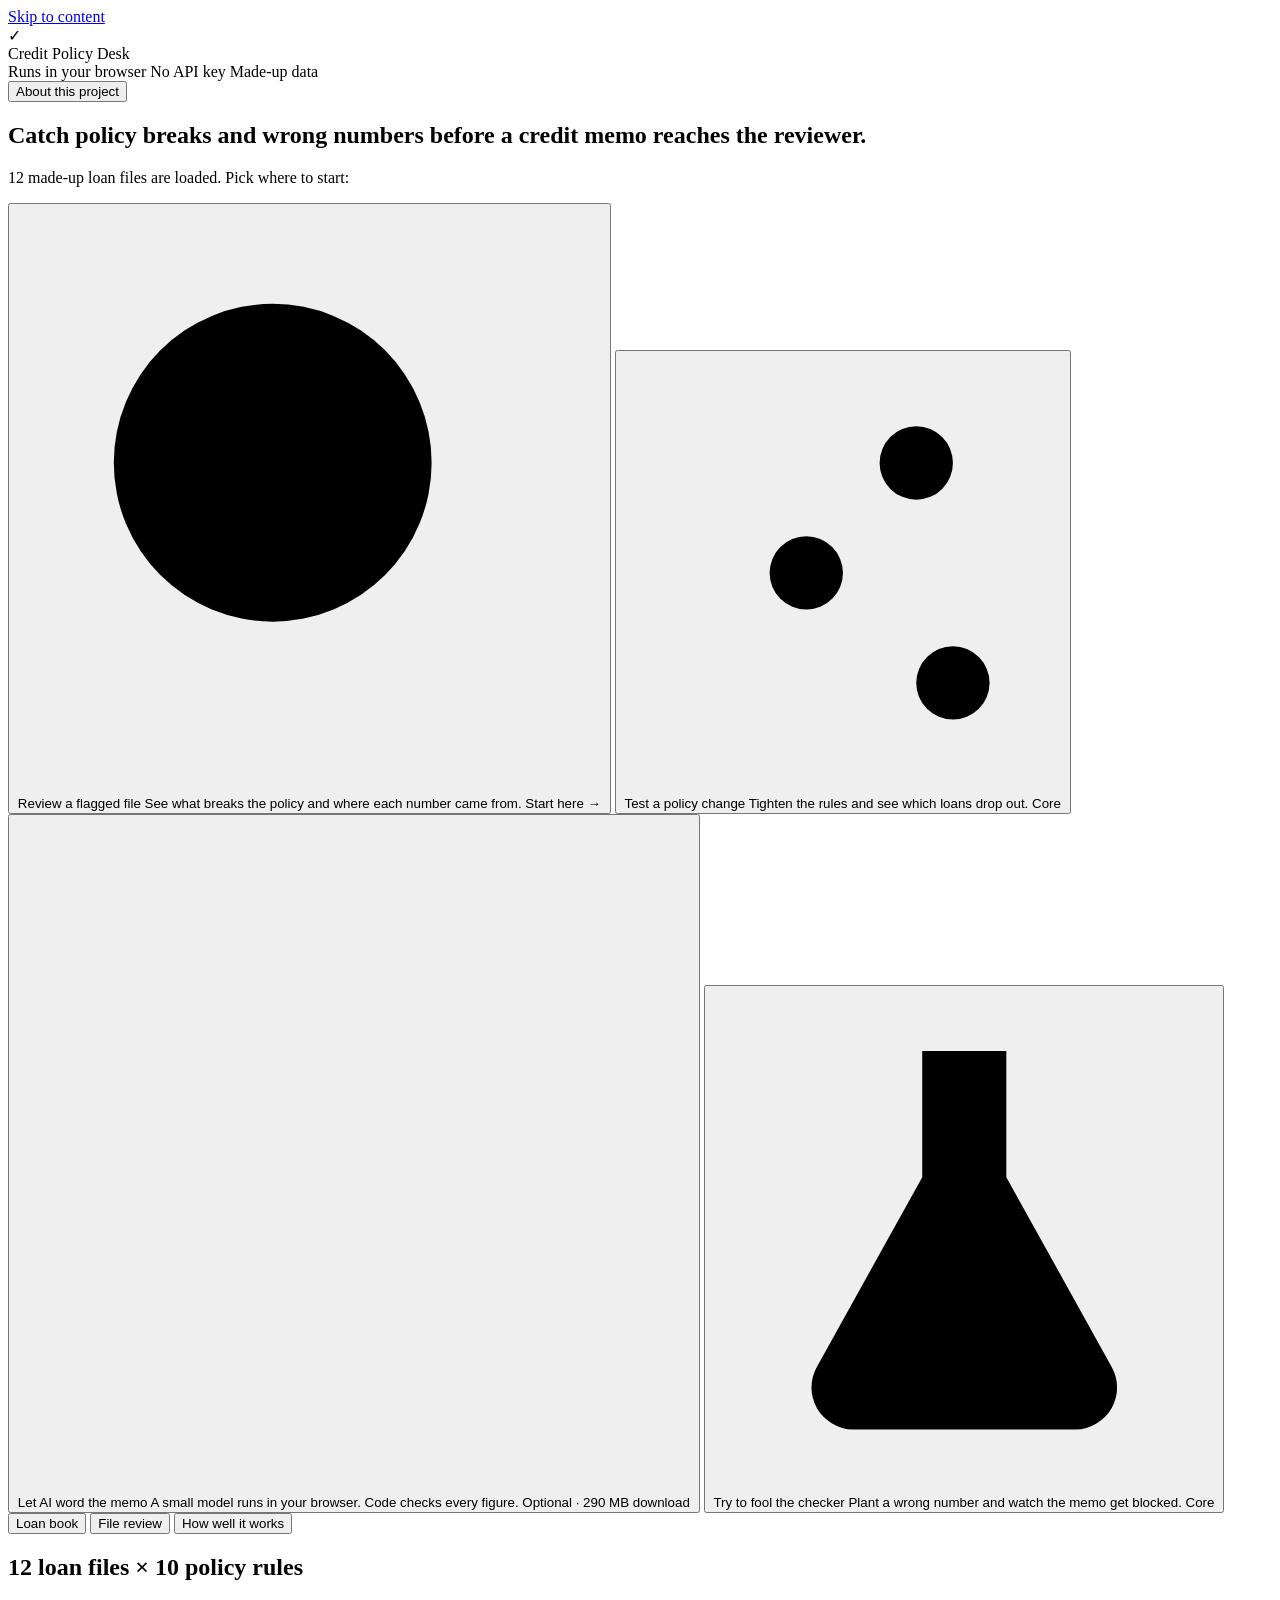
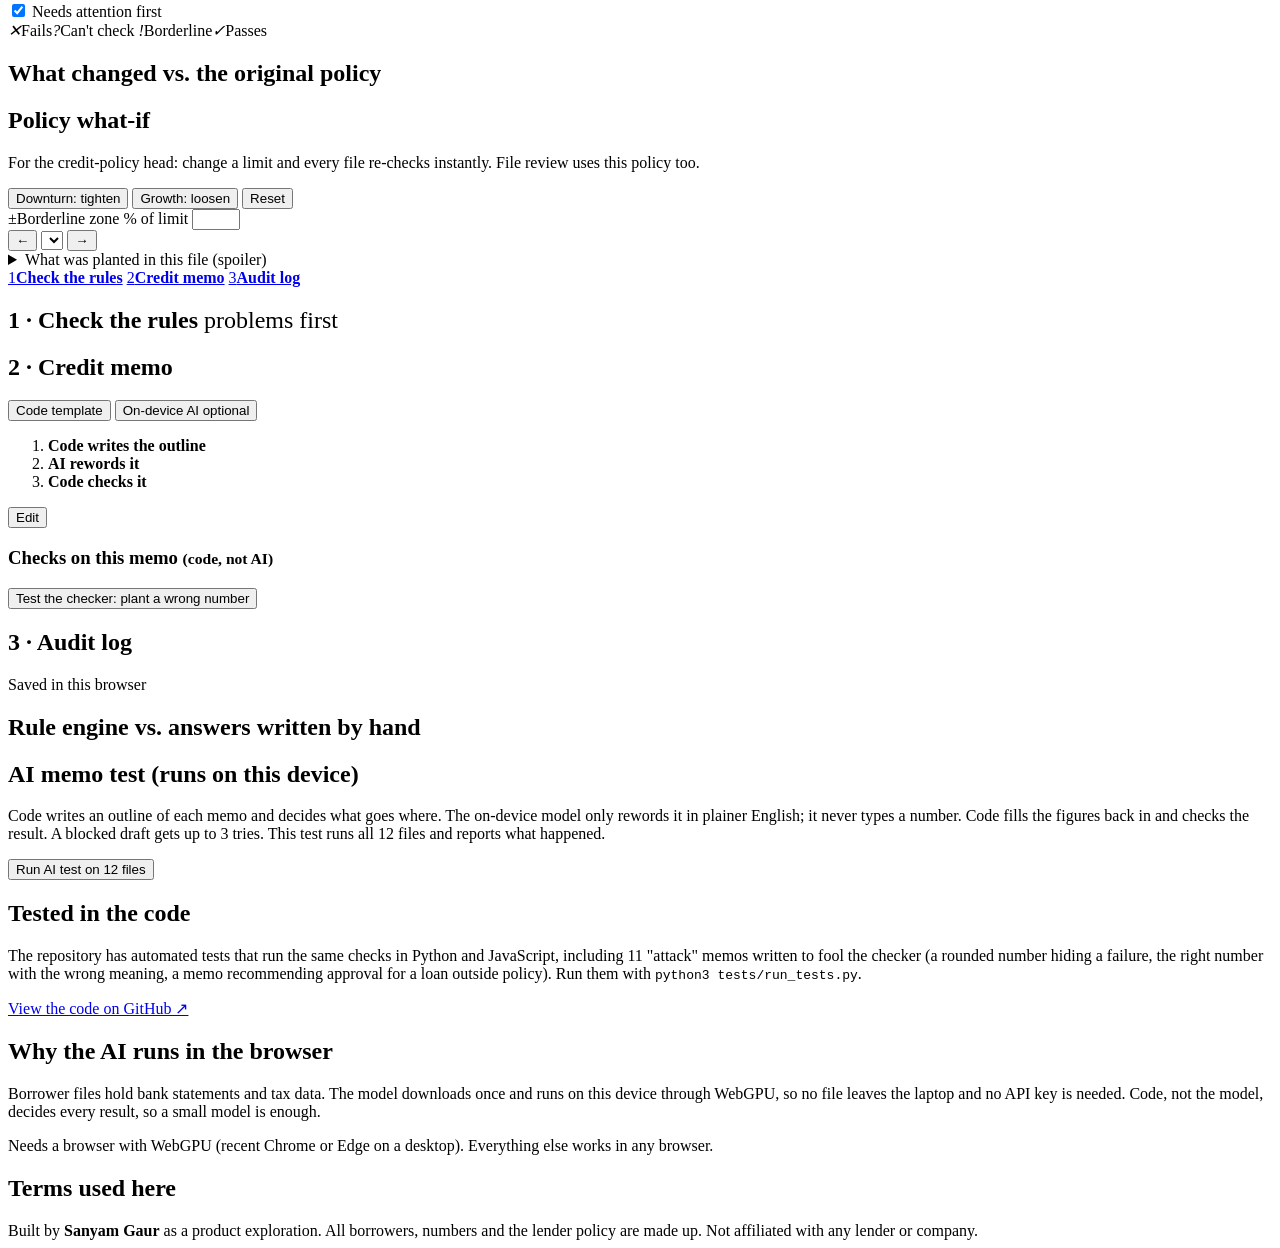
<file: web/template.html>
<!doctype html>
<html lang="en">
<head>
<meta charset="utf-8">
<meta name="viewport" content="width=device-width, initial-scale=1">
<title>Credit Policy Desk</title>
<meta name="description" content="Checks loan files against a lender's own credit policy. Code decides, AI rewords the memo, code checks every figure. Runs entirely in your browser.">
<style>
/*__STYLE__*/
</style>
</head>
<body>
<a class="skip" href="#main">Skip to content</a>
<header class="top">
  <div class="wrap top-inner">
    <div class="brand"><div class="mark" aria-hidden="true">✓</div>Credit Policy Desk</div>
    <div class="pills">
      <span class="pill good">Runs in your browser</span>
      <span class="pill good">No API key</span>
      <span class="pill">Made-up data</span>
    </div>
    <button class="btn ghost" id="open-about" type="button">About this project</button>
  </div>
</header>

<main class="wrap" id="main">
  <section class="hero" aria-labelledby="hero-title">
    <h1 id="hero-title">Catch policy breaks and wrong numbers before a credit memo reaches the reviewer.</h1>
    <p>12 made-up loan files are loaded. Pick where to start:</p>
    <div class="features">
      <button class="feature primary" type="button" data-go="review">
        <svg class="f-icon" viewBox="0 0 24 24" aria-hidden="true"><circle cx="10.5" cy="10.5" r="6.5"/><path d="M15.5 15.5 21 21"/></svg>
        <span class="f-title">Review a flagged file</span>
        <span class="f-desc">See what breaks the policy and where each number came from.</span>
        <span class="f-go">Start here →</span>
      </button>
      <button class="feature" type="button" data-go="whatif">
        <svg class="f-icon" viewBox="0 0 24 24" aria-hidden="true"><path d="M4 6h10M18 6h2M4 12h4M12 12h8M4 18h12M20 18h0"/><circle cx="16" cy="6" r="2"/><circle cx="10" cy="12" r="2"/><circle cx="18" cy="18" r="2"/></svg>
        <span class="f-title">Test a policy change</span>
        <span class="f-desc">Tighten the rules and see which loans drop out.</span>
        <span class="f-tag">Core</span>
      </button>
      <button class="feature" type="button" data-go="ai">
        <svg class="f-icon" viewBox="0 0 24 24" aria-hidden="true"><path d="M12 3v4M12 17v4M3 12h4M17 12h4M6 6l2.5 2.5M15.5 15.5 18 18M18 6l-2.5 2.5M8.5 15.5 6 18"/></svg>
        <span class="f-title">Let AI word the memo</span>
        <span class="f-desc">A small model runs in your browser. Code checks every figure.</span>
        <span class="f-tag optional" id="ai-feature-status">Optional · 290 MB download</span>
      </button>
      <button class="feature" type="button" data-go="break">
        <svg class="f-icon" viewBox="0 0 24 24" aria-hidden="true"><path d="M9 3h6M10 3v6l-5 9a2 2 0 0 0 1.7 3h10.6a2 2 0 0 0 1.7-3l-5-9V3"/><path d="M7.5 15h9"/></svg>
        <span class="f-title">Try to fool the checker</span>
        <span class="f-desc">Plant a wrong number and watch the memo get blocked.</span>
        <span class="f-tag">Core</span>
      </button>
    </div>
  </section>

  <div class="tabs" role="tablist" aria-label="Sections">
    <button role="tab" id="tab-btn-book" aria-controls="tab-book" data-tab="book" aria-selected="true">Loan book</button>
    <button role="tab" id="tab-btn-review" aria-controls="tab-review" data-tab="review" aria-selected="false" tabindex="-1">File review</button>
    <button role="tab" id="tab-btn-how" aria-controls="tab-how" data-tab="how" aria-selected="false" tabindex="-1">How well it works</button>
  </div>

  <!-- ============ Loan book ============ -->
  <section class="panel active" id="tab-book" role="tabpanel" aria-labelledby="tab-btn-book">
    <div class="grid-2">
      <div>
        <div class="chips" id="chips"></div>
        <div class="card">
          <div class="card-head">
            <h2>12 loan files × 10 policy rules</h2>
            <label class="toggle small"><input type="checkbox" id="sort-attention" checked> Needs attention first</label>
          </div>
          <div class="table-wrap"><table class="port" id="port"></table></div>
          <div class="legend">
            <span><i class="cell s-FAIL" aria-hidden="true">✕</i>Fails</span><span><i class="cell s-CANT_CHECK" aria-hidden="true">?</i>Can't check</span>
            <span><i class="cell s-BORDERLINE" aria-hidden="true">!</i>Borderline</span><span><i class="cell s-PASS" aria-hidden="true">✓</i>Passes</span>
          </div>
        </div>
        <div class="card" id="changes-card">
          <h2>What changed vs. the original policy</h2>
          <div id="changes"></div>
        </div>
      </div>
      <aside class="card policy" aria-labelledby="policy-title">
        <h2 id="policy-title">Policy what-if</h2>
        <p class="muted small">For the credit-policy head: change a limit and every file re-checks instantly. File review uses this policy too.</p>
        <div class="btns">
          <button class="btn" data-preset="tight" type="button">Downturn: tighten</button>
          <button class="btn" data-preset="loose" type="button">Growth: loosen</button>
          <button class="btn ghost" data-preset="reset" type="button">Reset</button>
        </div>
        <div id="policy-rows"></div>
        <div class="rule-row"><label for="margin"><span class="rid">±</span>Borderline zone <span class="op">% of limit</span></label>
          <input type="number" id="margin" min="0" max="25" step="1"></div>
      </aside>
    </div>
  </section>

  <!-- ============ File review ============ -->
  <section class="panel" id="tab-review" role="tabpanel" aria-labelledby="tab-btn-review">
    <div id="policy-note"></div>
    <div class="card file-bar">
      <div class="row">
        <button class="btn icon" id="prev-file" type="button" aria-label="Previous file">←</button>
        <select id="borrower" aria-label="Choose a loan file"></select>
        <button class="btn icon" id="next-file" type="button" aria-label="Next file">→</button>
      </div>
      <div id="file-meta" class="file-meta"></div>
      <details class="spoiler"><summary>What was planted in this file (spoiler)</summary><p id="planted"></p></details>
    </div>

    <nav class="stepper" aria-label="Review steps">
      <a href="#step-checks" class="step-link" id="st-1"><span class="num">1</span><span><b>Check the rules</b><small id="st-1-s"></small></span></a>
      <a href="#step-memo" class="step-link" id="st-2"><span class="num">2</span><span><b>Credit memo</b><small id="st-2-s"></small></span></a>
      <a href="#step-log" class="step-link" id="st-3"><span class="num">3</span><span><b>Audit log</b><small id="st-3-s"></small></span></a>
    </nav>

    <div class="section-head" id="step-checks"><h2>1 · Check the rules <span class="muted small" style="font-weight:400">problems first</span></h2><span class="muted small" id="progress-note"></span></div>
    <div id="queue"></div>

    <div class="section-head" id="step-memo"><h2>2 · Credit memo</h2>
      <div class="seg" role="group" aria-label="Who writes the memo">
        <button data-writer="template" aria-pressed="true" type="button">Code template</button>
        <button data-writer="ai" aria-pressed="false" type="button">On-device AI <span class="seg-tag">optional</span></button>
      </div>
    </div>
    <ol class="pipeline" id="pipeline" aria-label="How this memo is made">
      <li id="pl-1"><b>Code writes the outline</b></li>
      <li id="pl-2"><b>AI rewords it</b><small id="pl-2-s"></small></li>
      <li id="pl-3"><b>Code checks it</b><small id="pl-3-s"></small></li>
    </ol>
    <div class="card ai-box" id="ai-box" hidden>
      <div class="row">
        <select id="model" aria-label="AI model"></select>
        <button class="btn" id="load-model" type="button">1 · Load model</button>
        <button class="btn primary" id="write-ai" type="button" disabled>2 · Write memo</button>
      </div>
      <div class="progress" id="progress" hidden><div></div></div>
      <p class="muted small" id="ai-status" role="status" aria-live="polite"></p>
    </div>
    <div class="grid-memo">
      <div class="card">
        <div class="card-head">
          <span class="provenance" id="provenance"></span>
          <div class="btns tight">
            <button class="btn small" id="edit-memo" type="button">Edit</button>
            <button class="btn small ghost" id="reset-memo" type="button" hidden>Undo edits</button>
          </div>
        </div>
        <div class="memo" id="memo-text"></div>
        <textarea id="memo-editor" class="memo-editor" hidden aria-label="Edit memo text"></textarea>
      </div>
      <div class="card checks">
        <h3>Checks on this memo <small class="muted">(code, not AI)</small></h3>
        <div id="memo-checks" role="status" aria-live="polite"></div>
        <button class="btn small ghost" id="plant" type="button" aria-pressed="false">Test the checker: plant a wrong number</button>
      </div>
    </div>

    <div class="section-head" id="step-log"><h2>3 · Audit log</h2><span class="muted small">Saved in this browser</span></div>
    <div class="card"><div id="audit"></div></div>
  </section>

  <!-- ============ How well it works ============ -->
  <section class="panel" id="tab-how" role="tabpanel" aria-labelledby="tab-btn-how">
    <div class="grid-memo">
      <div>
        <div class="card">
          <h2>Rule engine vs. answers written by hand</h2>
          <div id="eval-rules"></div>
        </div>
        <div class="card">
          <h2>AI memo test (runs on this device)</h2>
          <p>Code writes an outline of each memo and decides what goes where. The on-device model only rewords it in plainer
            English; it never types a number. Code fills the figures back in and checks the result. A blocked draft gets up to
            3 tries. This test runs all 12 files and reports what happened.</p>
          <div class="row"><button class="btn primary" id="run-ai-test" type="button">Run AI test on 12 files</button>
            <span class="muted small" id="ai-test-status" role="status" aria-live="polite"></span></div>
          <div id="ai-test"></div>
        </div>
      </div>
      <div>
        <div class="card">
          <h2>Tested in the code</h2>
          <p>The repository has automated tests that run the same checks in Python and JavaScript, including 11 "attack" memos
            written to fool the checker (a rounded number hiding a failure, the right number with the wrong meaning, a memo
            recommending approval for a loan outside policy). Run them with <code>python3 tests/run_tests.py</code>.</p>
          <p><a href="https://github.com/sanyamgaur/credit-policy-desk" target="_blank" rel="noopener">View the code on GitHub ↗</a></p>
        </div>
        <div class="card">
          <h2>Why the AI runs in the browser</h2>
          <p>Borrower files hold bank statements and tax data. The model downloads once and runs on this device through
            WebGPU, so no file leaves the laptop and no API key is needed. Code, not the model, decides every result, so a small
            model is enough.</p>
          <p class="muted small">Needs a browser with WebGPU (recent Chrome or Edge on a desktop). Everything else works in any browser.</p>
        </div>
        <div class="card">
          <h2>Terms used here</h2>
          <dl class="glossary" id="glossary"></dl>
        </div>
      </div>
    </div>
  </section>
</main>

<dialog id="about" aria-labelledby="about-title">
  <form method="dialog" class="about-head"><h2 id="about-title">About this project</h2><button class="btn icon" aria-label="Close">✕</button></form>
  <div class="about-body">
    <h3>The problem</h3>
    <p>AI can draft a credit memo in minutes, but a lender's reviewer still asks two things: does this loan break our own
      policy, and can I trust the numbers? General AI models are known to make confident mistakes with figures from
      financial documents, so reviewers end up re-checking everything.</p>
    <h3>Who it's for</h3>
    <p><b>Credit reviewers</b> deciding one loan file at a time, and <b>credit-policy heads</b> deciding what the rules should be.</p>
    <h3>Key product decisions</h3>
    <ul>
      <li><b>Code decides, AI only rewords.</b> Every pass or fail comes from code, so the same file always gets the same answer and every result traces to a document page.</li>
      <li><b>Problems first.</b> Reviewers see failures and missing documents before anything that passes.</li>
      <li><b>The AI never types a number.</b> Code writes the outline with placeholders, the model rewords it, and code fills the figures back in, then checks figures, meaning and the outcome.</li>
      <li><b>Overrides need a reason.</b> Approving a broken rule is recorded only with a written reason, in a saved audit log.</li>
      <li><b>On-device AI.</b> Borrower data never leaves the laptop; no API key or server.</li>
    </ul>
    <h3>What I learned by testing</h3>
    <p>I tried to break my own checker and found 5 ways, including a rounded number hiding a failure and the right number
      with the wrong meaning. That led to the placeholder design. A 0.5B model also ignored the memo format when asked to
      write from raw facts, which is why the AI now only rewords a code-written outline.</p>
    <h3>Honest limits</h3>
    <ul>
      <li>All 12 borrowers and the policy are made up and simplified (for example, DSCR uses EBITDA).</li>
      <li>It starts from clean, structured data. Reading figures from real PDFs, the hardest part, is not built.</li>
      <li>The meaning check uses word lists, so unusual phrasing can slip past it.</li>
      <li>No real users have tested it yet.</li>
    </ul>
    <h3>Next steps</h3>
    <p>Talk to five credit analysts; read figures from real documents with a confidence score; add a deviation-approval
      matrix (which rule break needs which approver).</p>
    <h3>Built with</h3>
    <p>Plain HTML, CSS and JavaScript (one file, hosted on GitHub Pages), WebLLM + WebGPU for the on-device model, and a
      Python version of the same rule engine with automated tests.</p>
    <!-- Edit this paragraph so it states your own role accurately. -->
    <p class="muted small">Product direction and decisions: Sanyam Gaur. Built with an AI coding assistant.
      <a href="https://github.com/sanyamgaur/credit-policy-desk" target="_blank" rel="noopener">Code on GitHub ↗</a></p>
  </div>
</dialog>

<div class="toast" id="toast" role="status" aria-live="polite" hidden></div>

<footer>
  <div class="wrap">
    Built by <b>Sanyam Gaur</b> as a product exploration. All borrowers, numbers and the lender policy are made up.
    Not affiliated with any lender or company.
  </div>
</footer>

<script>window.__DATA__ = /*__DATA__*/;</script>
<script>
/*__ENGINE__*/
</script>
<script>
/*__APP__*/
</script>
</body>
</html>
</file>
